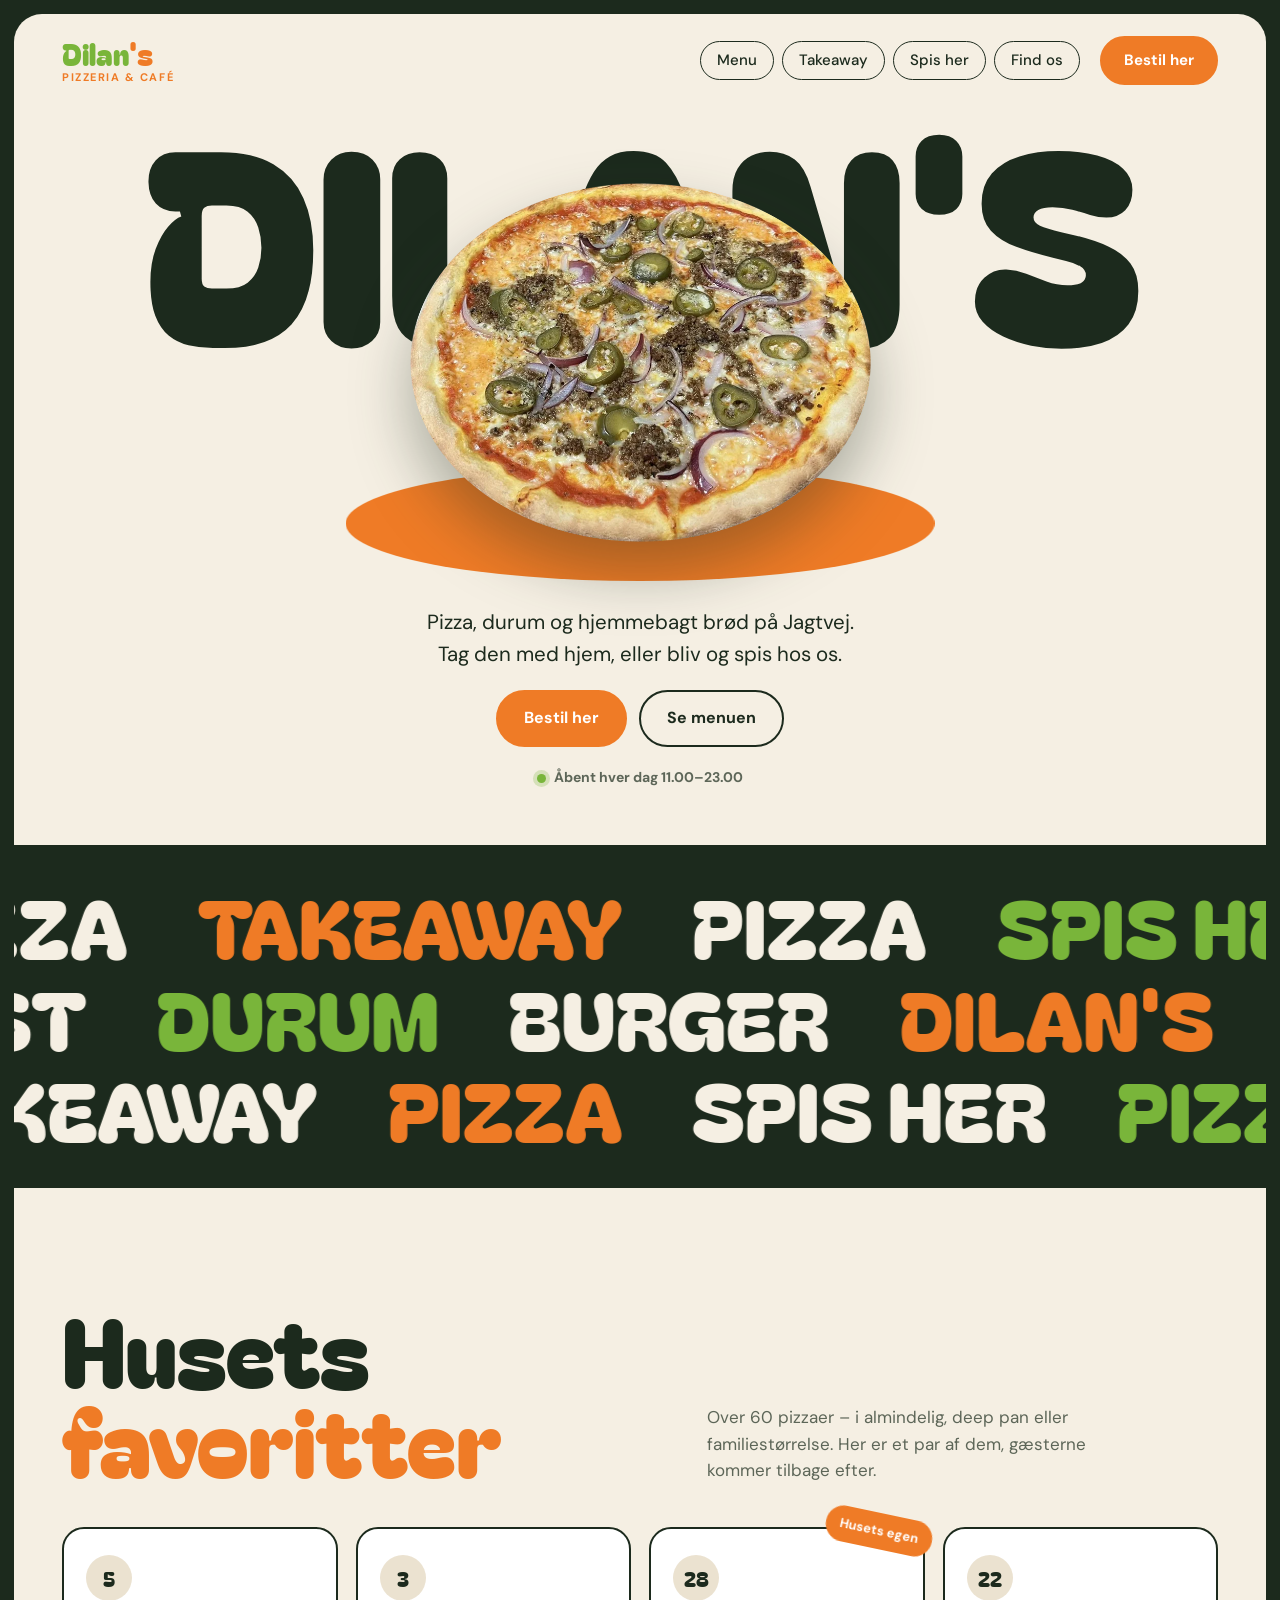
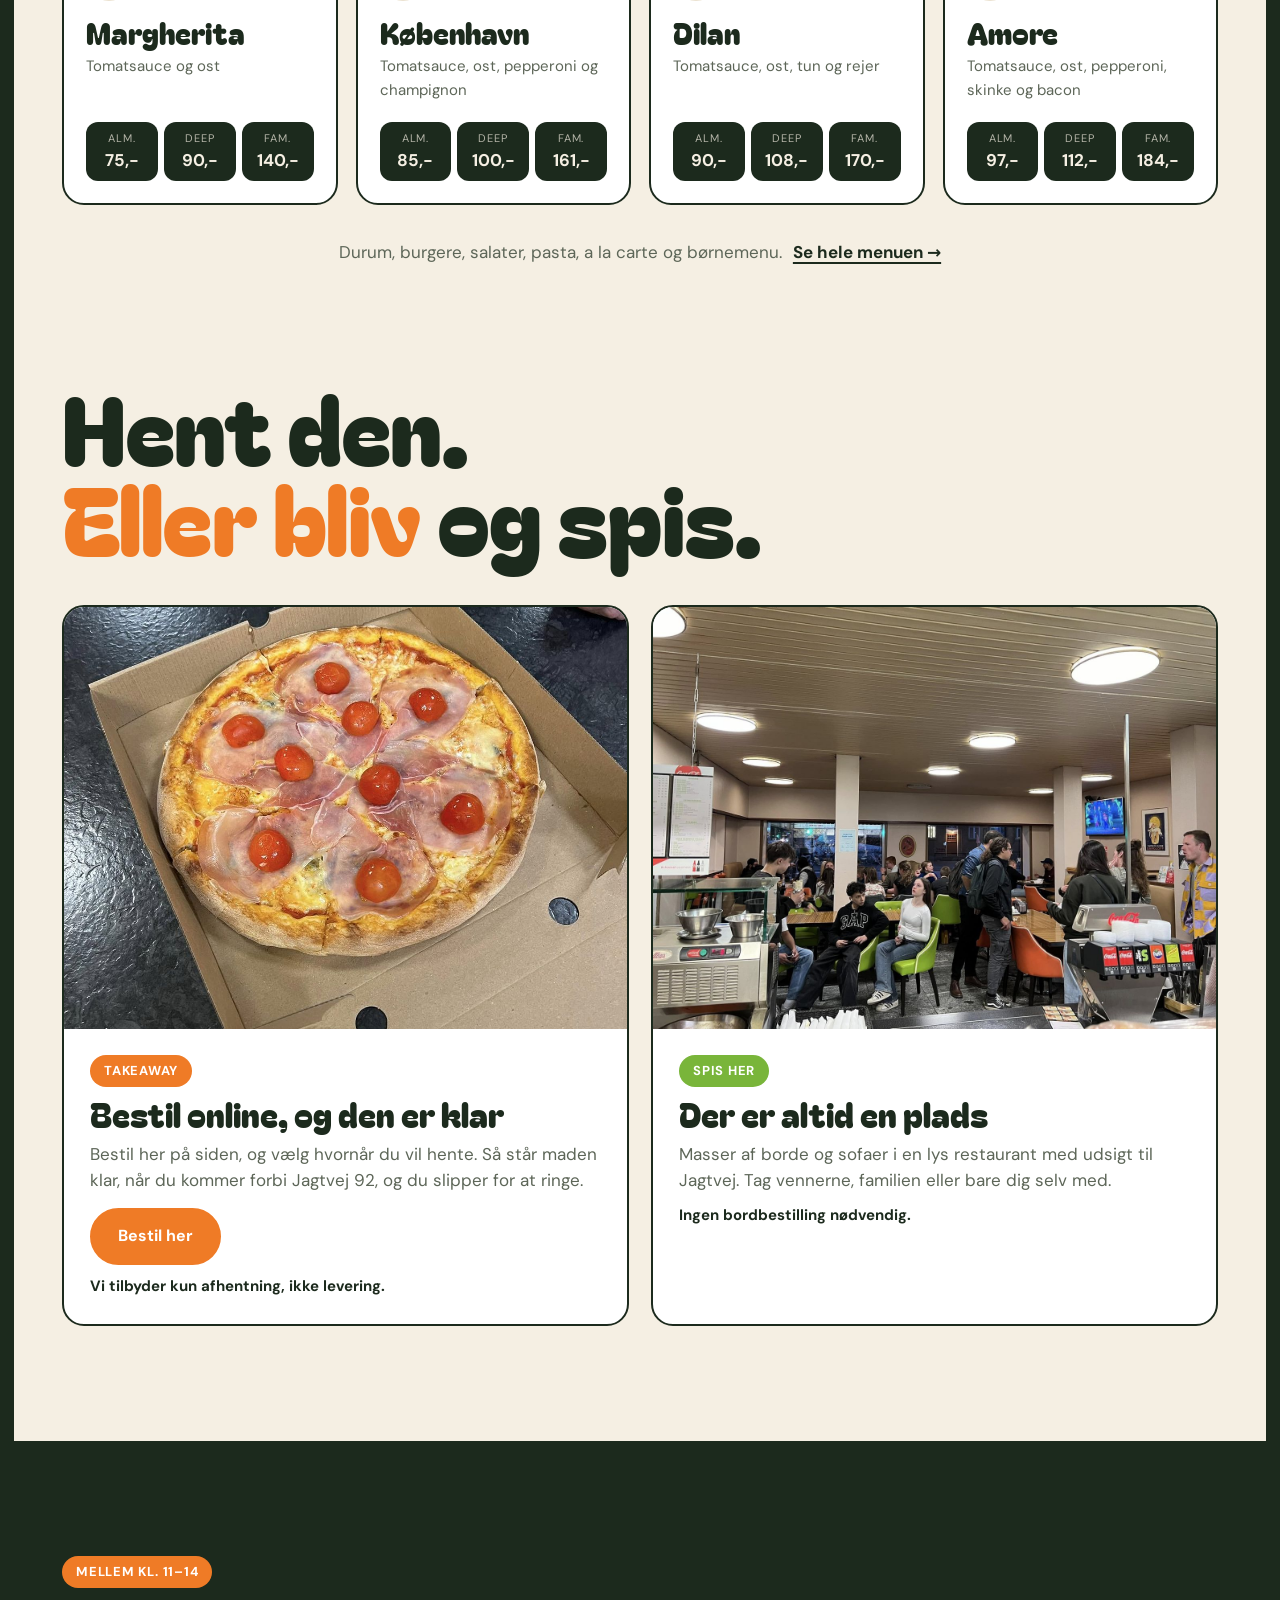
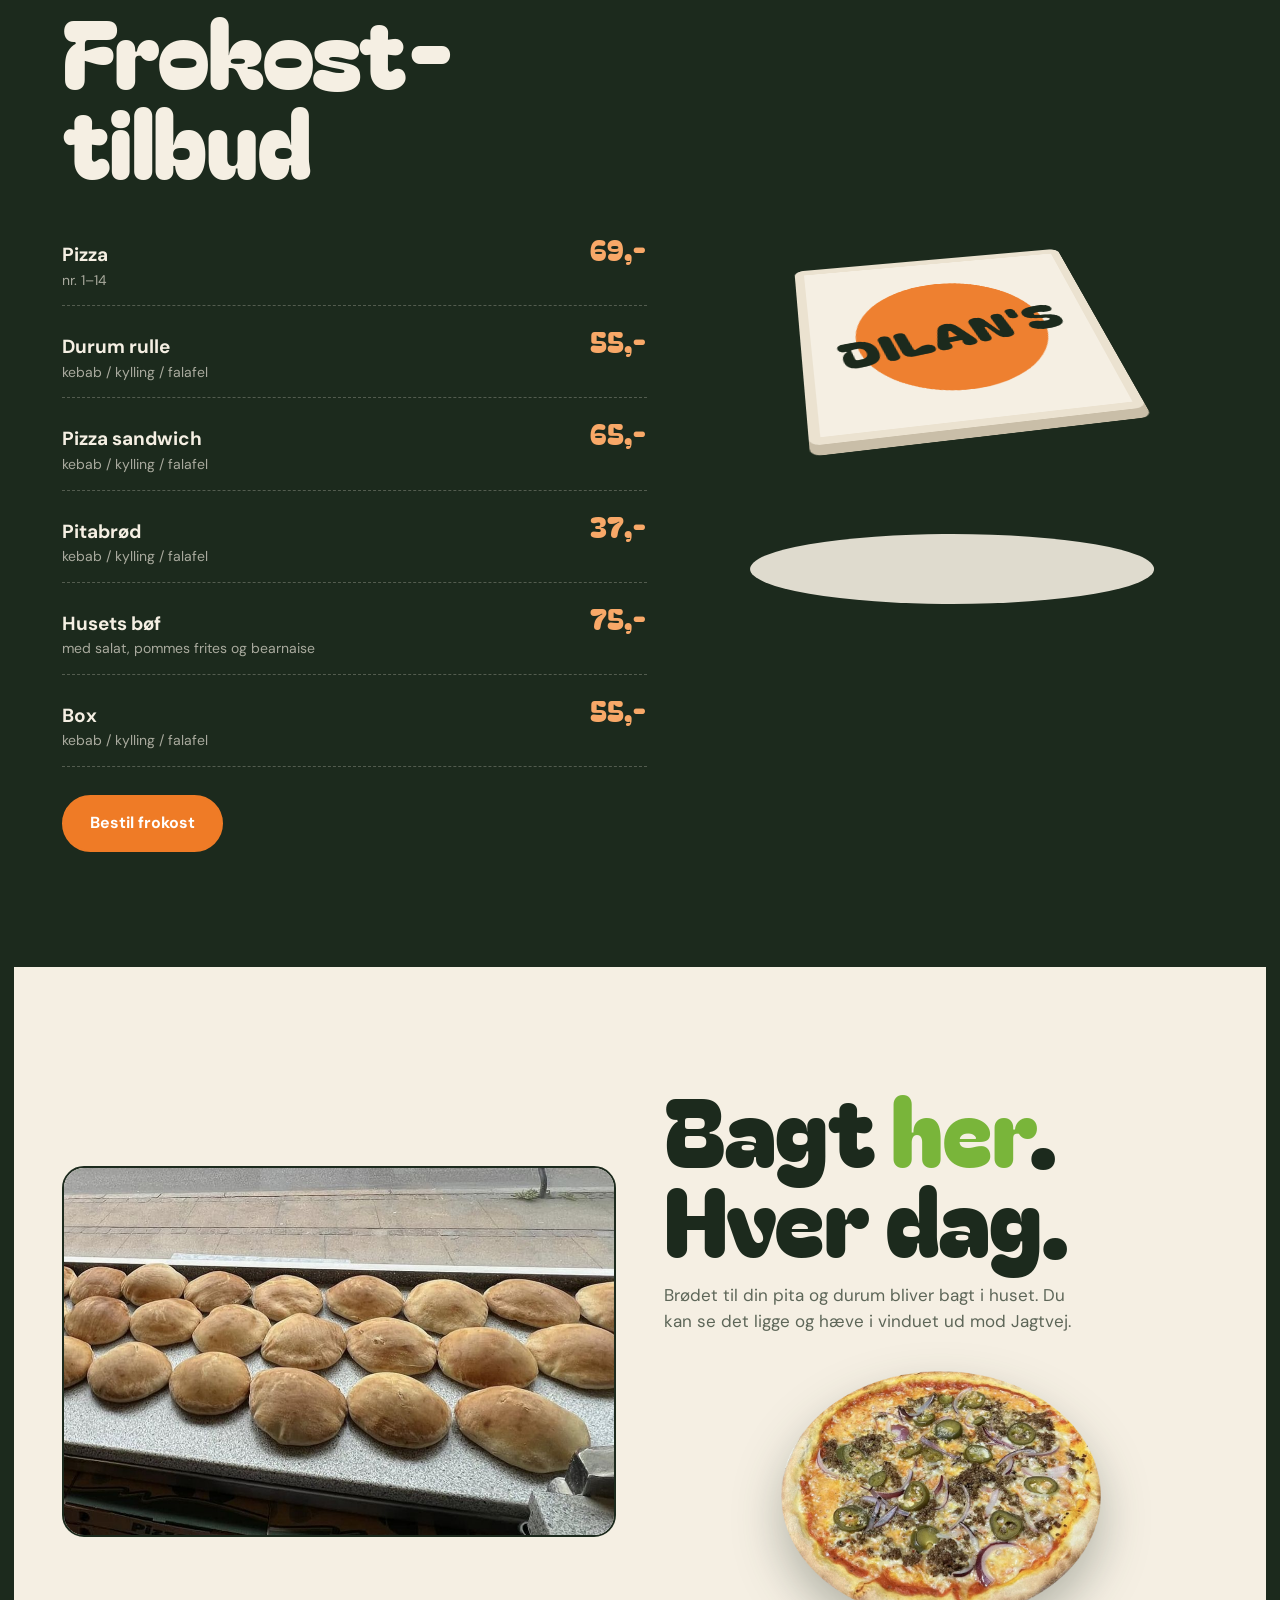
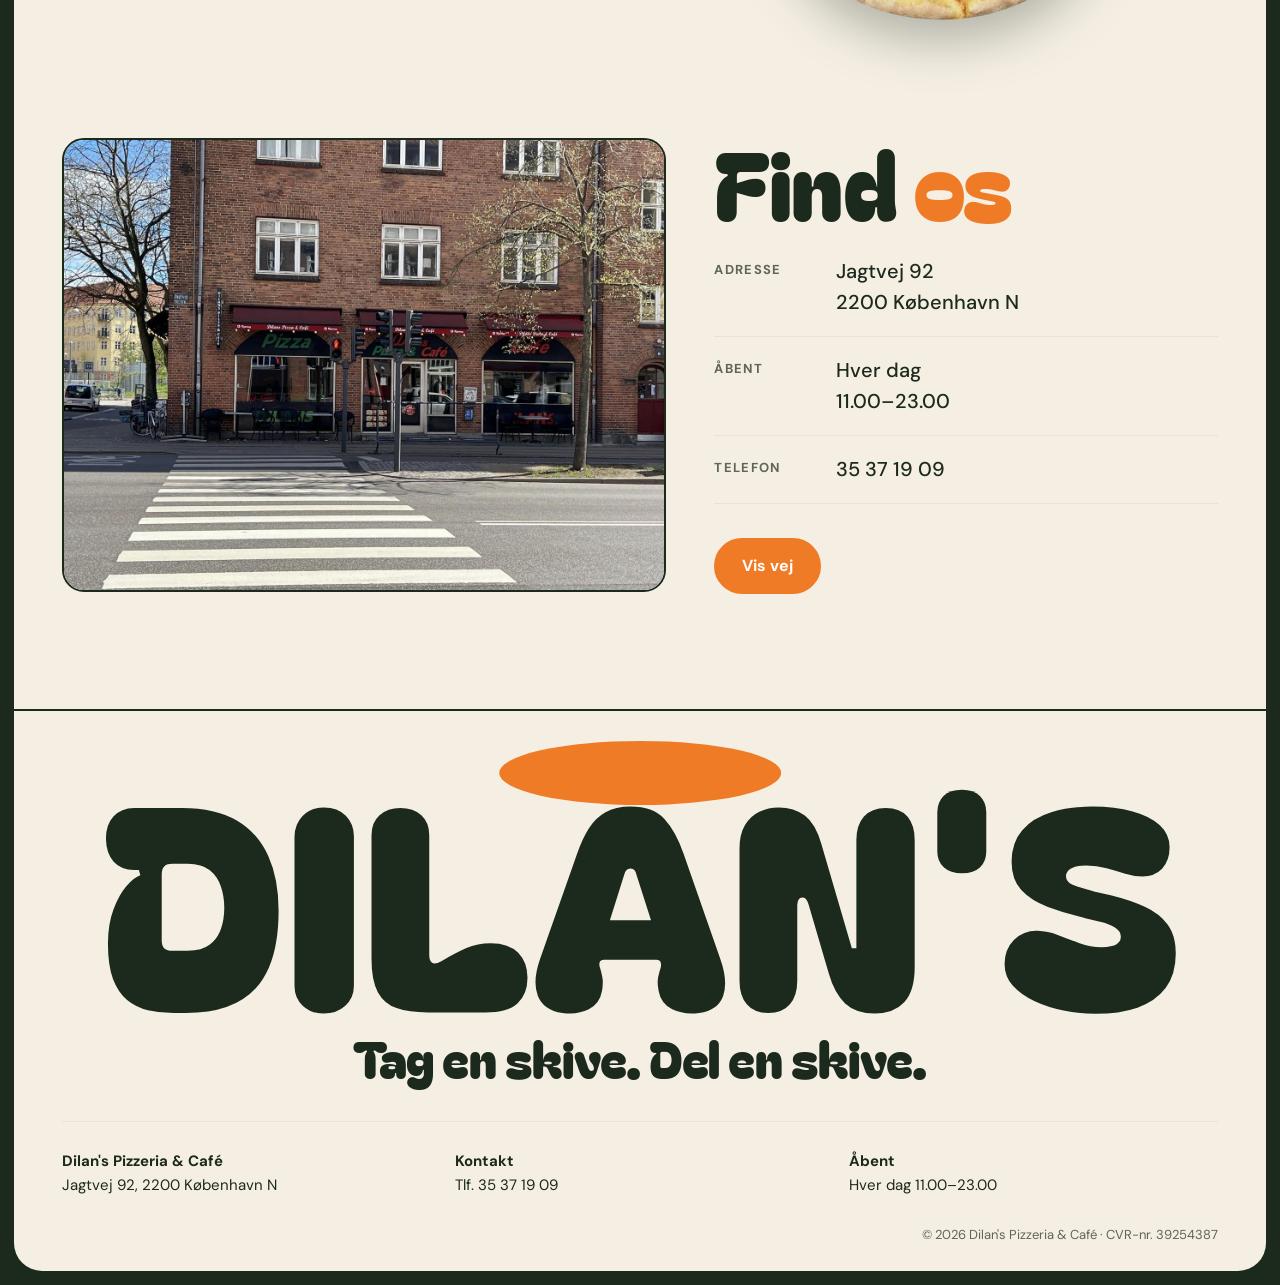
<file: index.html>
<!doctype html>
<html lang="da">
<head>
  <meta charset="utf-8">
  <meta name="viewport" content="width=device-width, initial-scale=1">
  <title>Dilan's Pizzeria &amp; Café – Jagtvej 92, København N</title>
  <meta name="description" content="Dilan's Pizzeria & Café på Jagtvej 92. Pizza, durum, burgere og hjemmebagt brød. Takeaway eller spis hos os. Åbent hver dag 11–23.">
  <link rel="stylesheet" href="styles.css">
</head>
<body>
  <div class="frame">

    <!-- NAVIGATION -->
    <header class="nav">
      <a class="nav__logo" href="#top" aria-label="Dilan's – til toppen">
        <span class="logo-word">Dilan<span class="o">'s</span></span>
        <small>Pizzeria &amp; Café</small>
      </a>
      <nav class="nav__links" aria-label="Hovedmenu">
        <a href="menu.html">Menu</a>
        <a href="#saadan">Takeaway</a>
        <a href="#saadan">Spis her</a>
        <a href="#find-os">Find os</a>
      </nav>
      <a class="btn btn--orange nav__cta" href="menu.html">Bestil her</a>
    </header>

    <main id="top">

      <!-- HERO -->
      <section class="hero">
        <h1 class="hero__title" aria-label="Dilan's">
          <span class="hero__word">DILAN'S</span>
        </h1>
        <div class="hero__stage">
          <div class="hero__blob"></div>
          <img class="hero__pizza" data-spin src="assets/img/pizza-jalapeno.webp" alt="Pizza med oksekød, jalapeños og rødløg">
        </div>
        <div class="hero__bottom">
          <p class="hero__lead reveal">Pizza, durum og hjemmebagt brød på Jagtvej.<br>Tag den med hjem, eller bliv og spis hos os.</p>
          <div class="hero__actions reveal">
            <a class="btn btn--orange" href="menu.html">Bestil her</a>
            <a class="btn btn--ghost" href="menu.html">Se menuen</a>
          </div>
          <p class="hero__hours reveal"><span class="dot"></span> Åbent hver dag 11.00–23.00</p>
        </div>
      </section>

      <!-- MARQUEE -->
      <section class="marquee" aria-hidden="true">
        <div class="marquee__row" data-dir="-1">
          <span>PIZZA</span><span class="o">TAKEAWAY</span><span>PIZZA</span><span class="g">SPIS HER</span><span>PIZZA</span><span class="o">TAKEAWAY</span><span>PIZZA</span><span class="g">SPIS HER</span>
        </div>
        <div class="marquee__row" data-dir="1">
          <span class="g">DURUM</span><span>BURGER</span><span class="o">DILAN'S</span><span>FROKOST</span><span class="g">DURUM</span><span>BURGER</span><span class="o">DILAN'S</span><span>FROKOST</span>
        </div>
        <div class="marquee__row" data-dir="-1">
          <span>TAKEAWAY</span><span class="o">PIZZA</span><span>SPIS HER</span><span class="g">PIZZA</span><span>TAKEAWAY</span><span class="o">PIZZA</span><span>SPIS HER</span><span class="g">PIZZA</span>
        </div>
      </section>

      <!-- MENU HIGHLIGHTS -->
      <section class="section menu" id="menu">
        <div class="section__head">
          <h2 class="display reveal">Husets <span class="o">favoritter</span></h2>
          <p class="reveal">Over 60 pizzaer – i almindelig, deep pan eller familie­størrelse. Her er et par af dem, gæsterne kommer tilbage efter.</p>
        </div>
        <div class="cards">
          <article class="card reveal">
            <span class="card__nr">5</span>
            <h3>Margherita</h3>
            <p>Tomatsauce og ost</p>
            <dl class="card__prices">
              <div><dt>Alm.</dt><dd>75,-</dd></div>
              <div><dt>Deep</dt><dd>90,-</dd></div>
              <div><dt>Fam.</dt><dd>140,-</dd></div>
            </dl>
          </article>
          <article class="card reveal">
            <span class="card__nr">3</span>
            <h3>København</h3>
            <p>Tomatsauce, ost, pepperoni og champignon</p>
            <dl class="card__prices">
              <div><dt>Alm.</dt><dd>85,-</dd></div>
              <div><dt>Deep</dt><dd>100,-</dd></div>
              <div><dt>Fam.</dt><dd>161,-</dd></div>
            </dl>
          </article>
          <article class="card reveal">
            <span class="card__nr">28</span>
            <h3>Dilan</h3>
            <p>Tomatsauce, ost, tun og rejer</p>
            <dl class="card__prices">
              <div><dt>Alm.</dt><dd>90,-</dd></div>
              <div><dt>Deep</dt><dd>108,-</dd></div>
              <div><dt>Fam.</dt><dd>170,-</dd></div>
            </dl>
            <span class="card__tag">Husets egen</span>
          </article>
          <article class="card reveal">
            <span class="card__nr">22</span>
            <h3>Amore</h3>
            <p>Tomatsauce, ost, pepperoni, skinke og bacon</p>
            <dl class="card__prices">
              <div><dt>Alm.</dt><dd>97,-</dd></div>
              <div><dt>Deep</dt><dd>112,-</dd></div>
              <div><dt>Fam.</dt><dd>184,-</dd></div>
            </dl>
          </article>
        </div>
        <p class="menu__more reveal">
          Durum, burgere, salater, pasta, a la carte og børnemenu.
          <a href="menu.html">Se hele menuen →</a>
        </p>
      </section>

      <!-- TAKEAWAY / SPIS HER -->
      <section class="section ways" id="saadan">
        <h2 class="display reveal">Hent den.<br><span class="o">Eller bliv</span> og spis.</h2>
        <div class="ways__grid">
          <article class="way reveal">
            <div class="way__img"><img src="assets/img/pizza-boks.jpg" alt="Pizza med parmaskinke og cherrytomater i en takeaway-æske" loading="lazy"></div>
            <div class="way__body">
              <span class="pill pill--orange">Takeaway</span>
              <h3>Bestil online, og den er klar</h3>
              <p>Bestil her på siden, og vælg hvornår du vil hente. Så står maden klar, når du kommer forbi Jagtvej 92, og du slipper for at ringe.</p>
              <a class="btn btn--orange way__cta" href="menu.html">Bestil her</a>
              <p class="note">Vi tilbyder kun afhentning, ikke levering.</p>
            </div>
          </article>
          <article class="way reveal">
            <div class="way__img"><img src="assets/img/restaurant-fuld.jpg" alt="Gæster spiser i restauranten" loading="lazy"></div>
            <div class="way__body">
              <span class="pill pill--green">Spis her</span>
              <h3>Der er altid en plads</h3>
              <p>Masser af borde og sofaer i en lys restaurant med udsigt til Jagtvej. Tag vennerne, familien eller bare dig selv med.</p>
              <p class="note">Ingen bordbestilling nødvendig.</p>
            </div>
          </article>
        </div>
      </section>

      <!-- FROKOST -->
      <section class="lunch">
        <div class="lunch__inner">
          <div class="lunch__text">
            <span class="pill pill--orange">Mellem kl. 11–14</span>
            <h2 class="display reveal">Frokost&shy;tilbud</h2>
            <ul class="lunch__list">
              <li class="reveal"><span>Pizza <small>nr. 1–14</small></span><b>69,-</b></li>
              <li class="reveal"><span>Durum rulle <small>kebab / kylling / falafel</small></span><b>55,-</b></li>
              <li class="reveal"><span>Pizza sandwich <small>kebab / kylling / falafel</small></span><b>65,-</b></li>
              <li class="reveal"><span>Pitabrød <small>kebab / kylling / falafel</small></span><b>37,-</b></li>
              <li class="reveal"><span>Husets bøf <small>med salat, pommes frites og bearnaise</small></span><b>75,-</b></li>
              <li class="reveal"><span>Box <small>kebab / kylling / falafel</small></span><b>55,-</b></li>
            </ul>
            <a class="btn btn--orange lunch__cta" href="menu.html#frokost">Bestil frokost</a>
          </div>
          <div class="lunch__visual">
            <div class="box" data-float>
              <div class="box__lid"><span>DILAN'S</span></div>
            </div>
            <div class="lunch__shadow"></div>
          </div>
        </div>
      </section>

      <!-- BAGT HER -->
      <section class="section baked">
        <div class="baked__grid">
          <div class="baked__img reveal"><img data-parallax="0.08" src="assets/img/broed.jpg" alt="Hjemmebagte brød i vinduet" loading="lazy"></div>
          <div class="baked__side">
            <h2 class="display reveal">Bagt <span class="g">her</span>.<br>Hver dag.</h2>
            <p class="reveal">Brødet til din pita og durum bliver bagt i huset. Du kan se det ligge og hæve i vinduet ud mod Jagtvej.</p>
            <img class="baked__pizza" data-spin src="assets/img/pizza-jalapeno.webp" alt="Pizza med oksekød og jalapeños" loading="lazy">
          </div>
        </div>
      </section>

      <!-- FIND OS -->
      <section class="section find" id="find-os">
        <div class="find__img reveal"><img src="assets/img/facade.jpg" alt="Dilan's facade på hjørnet af Jagtvej" loading="lazy"></div>
        <div class="find__info">
          <h2 class="display reveal">Find <span class="o">os</span></h2>
          <dl class="find__list">
            <div class="reveal"><dt>Adresse</dt><dd><a href="https://maps.google.com/?q=Jagtvej+92,+2200+K%C3%B8benhavn+N" target="_blank" rel="noopener">Jagtvej 92<br>2200 København N</a></dd></div>
            <div class="reveal"><dt>Åbent</dt><dd>Hver dag<br>11.00–23.00</dd></div>
            <div class="reveal"><dt>Telefon</dt><dd><a href="tel:+4535371909">35 37 19 09</a></dd></div>
          </dl>
          <a class="btn btn--orange reveal" href="https://maps.google.com/?q=Jagtvej+92,+2200+K%C3%B8benhavn+N" target="_blank" rel="noopener">Vis vej</a>
        </div>
      </section>
    </main>

    <!-- FOOTER -->
    <footer class="footer">
      <div class="footer__big">
        <div class="footer__blob"></div>
        <span class="footer__word">DILAN'S</span>
      </div>
      <p class="footer__slogan display">Tag en skive. Del en skive.</p>
      <div class="footer__cols">
        <p><b>Dilan's Pizzeria &amp; Café</b><br>Jagtvej 92, 2200 København N</p>
        <p><b>Kontakt</b><br>Tlf. 35 37 19 09</p>
        <p><b>Åbent</b><br>Hver dag 11.00–23.00</p>
      </div>
      <p class="footer__copy">© <span id="year">2026</span> Dilan's Pizzeria &amp; Café · CVR-nr. 39254387</p>
    </footer>
  </div>

  <a class="call-fab" href="menu.html">Bestil her</a>

  <script src="script.js"></script>
</body>
</html>
</file>
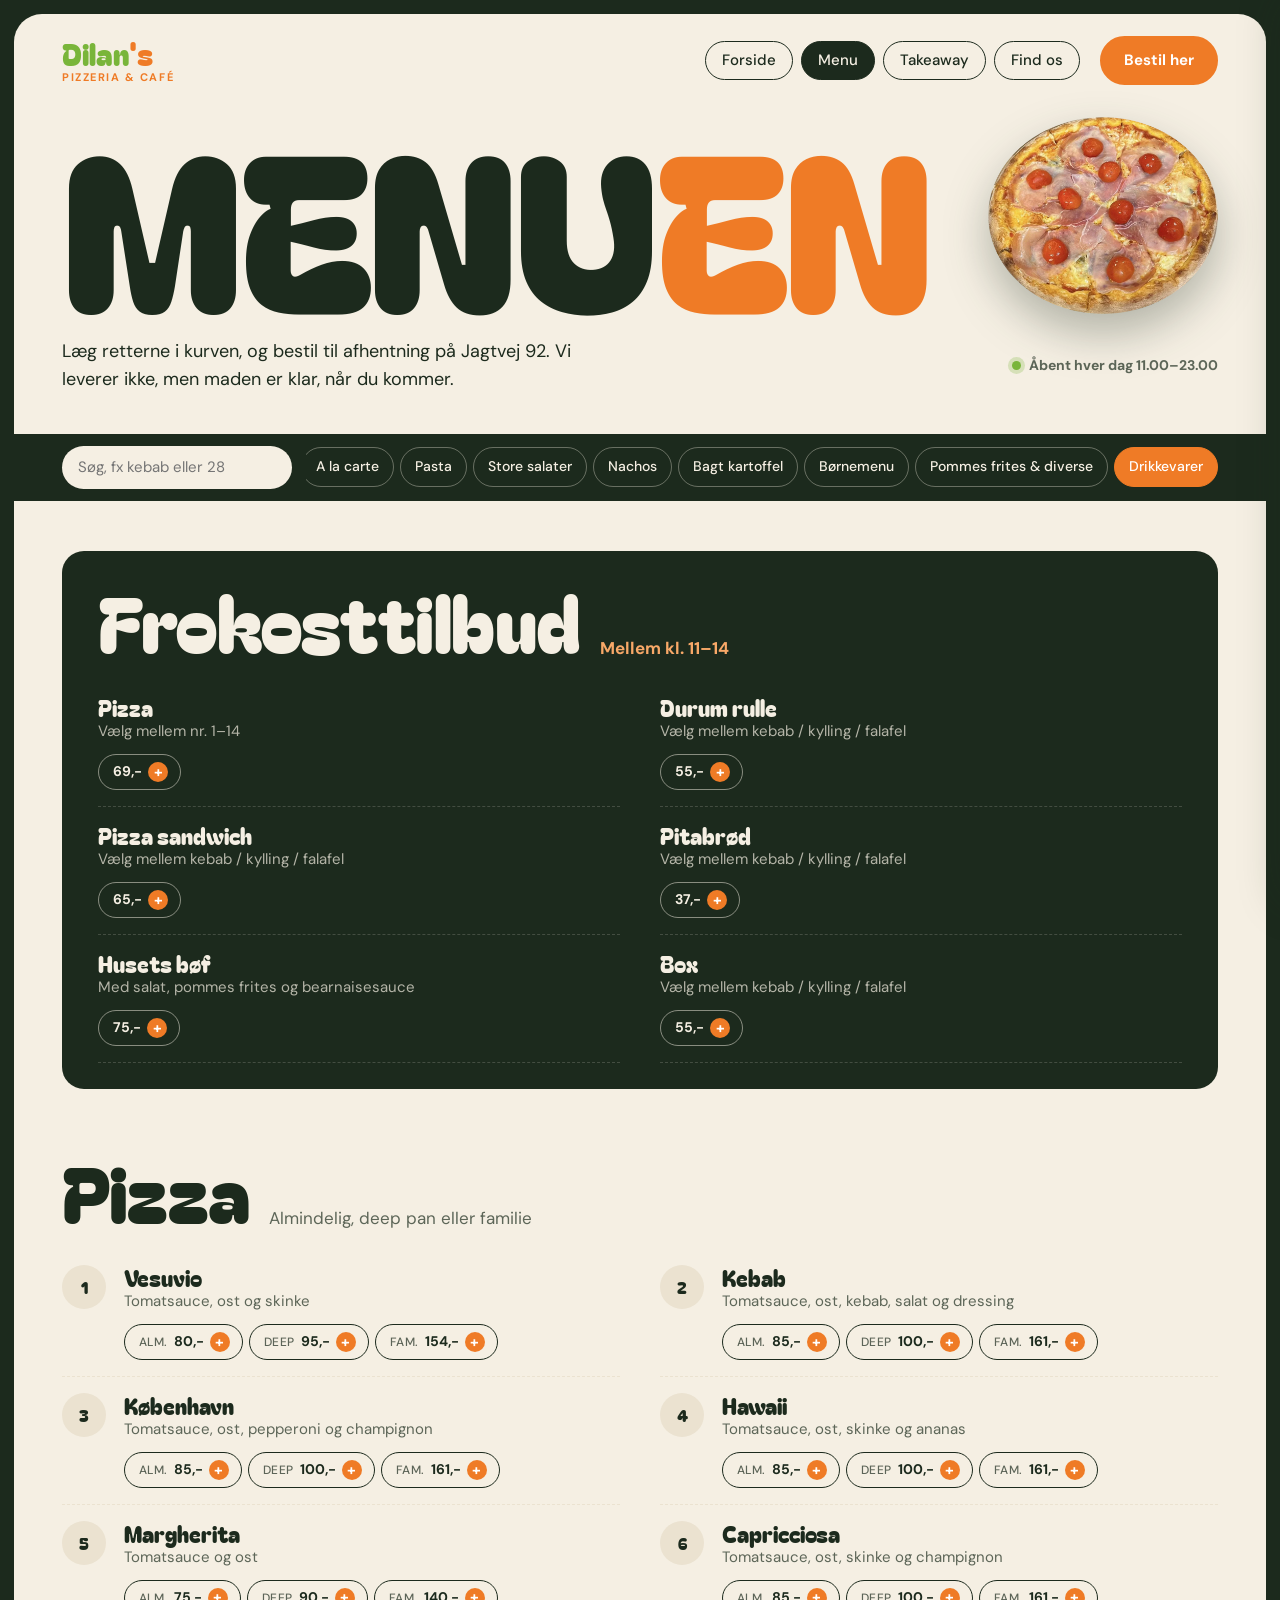
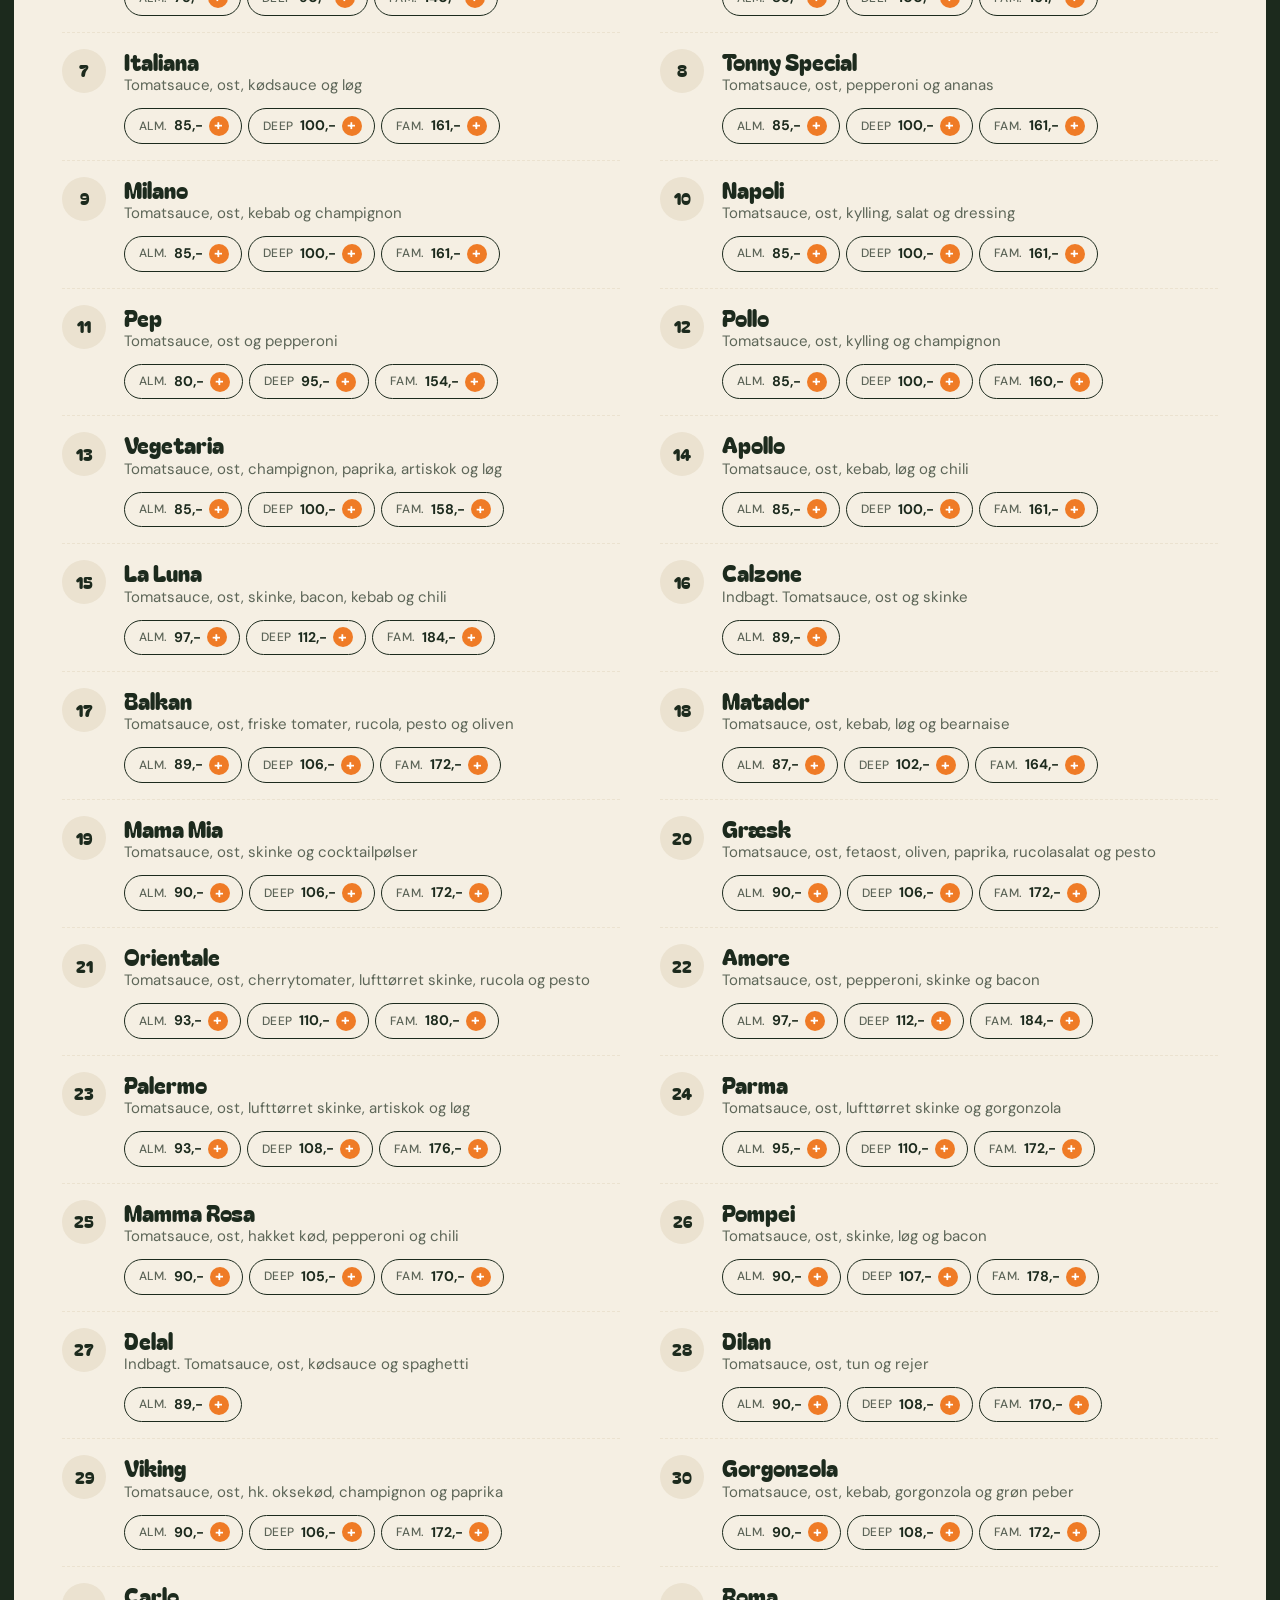
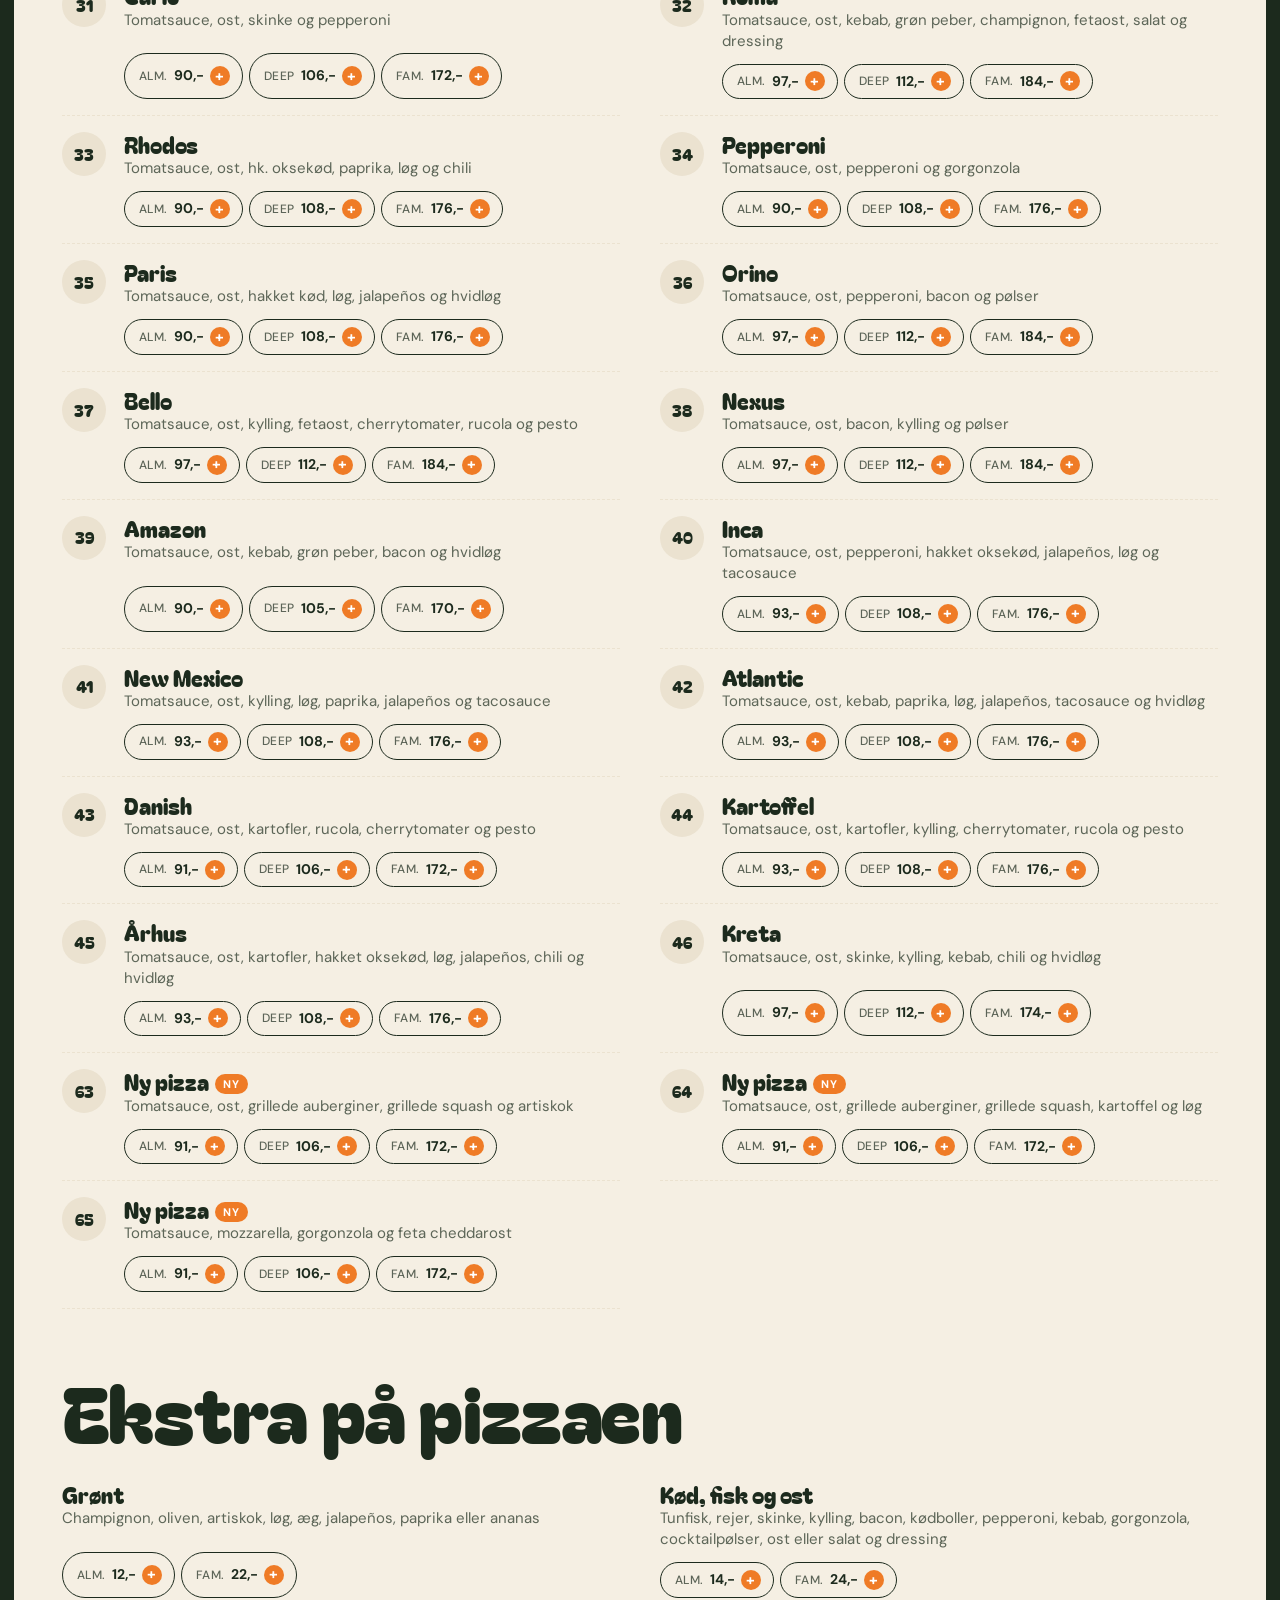
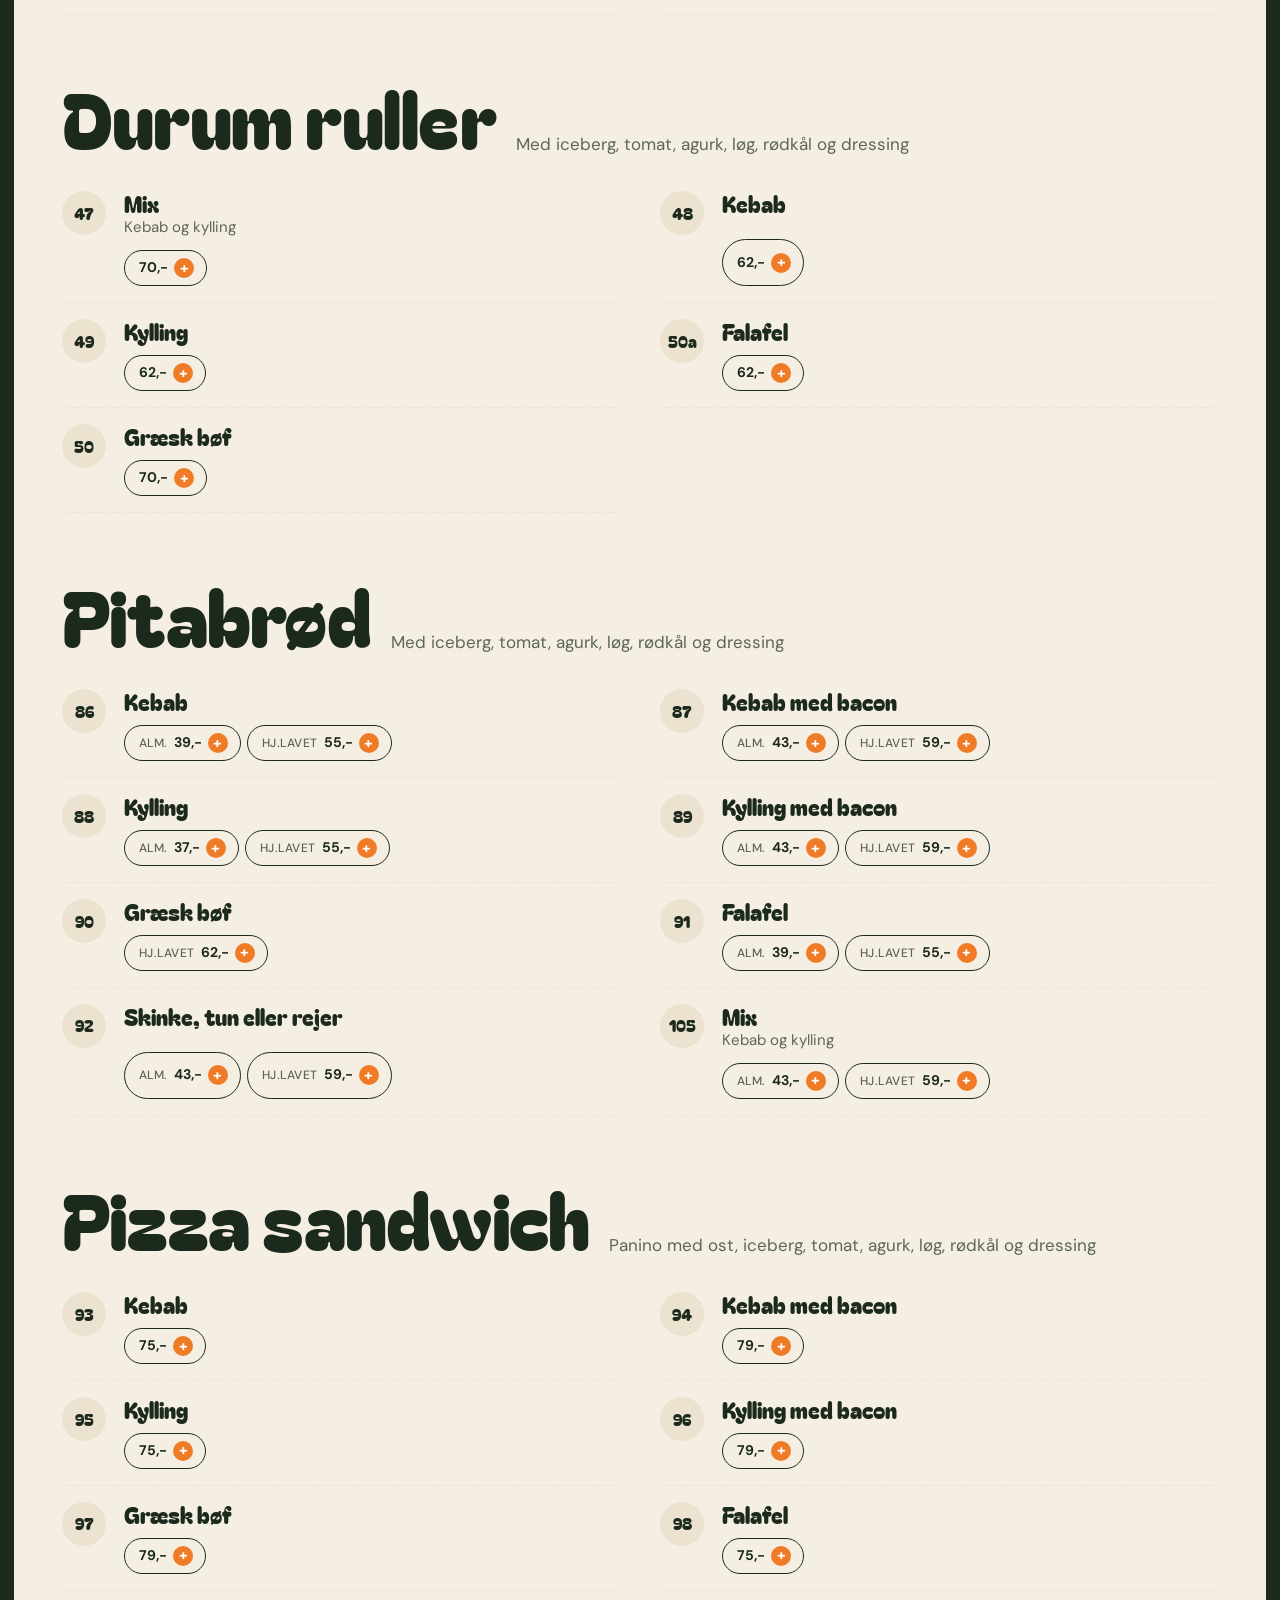
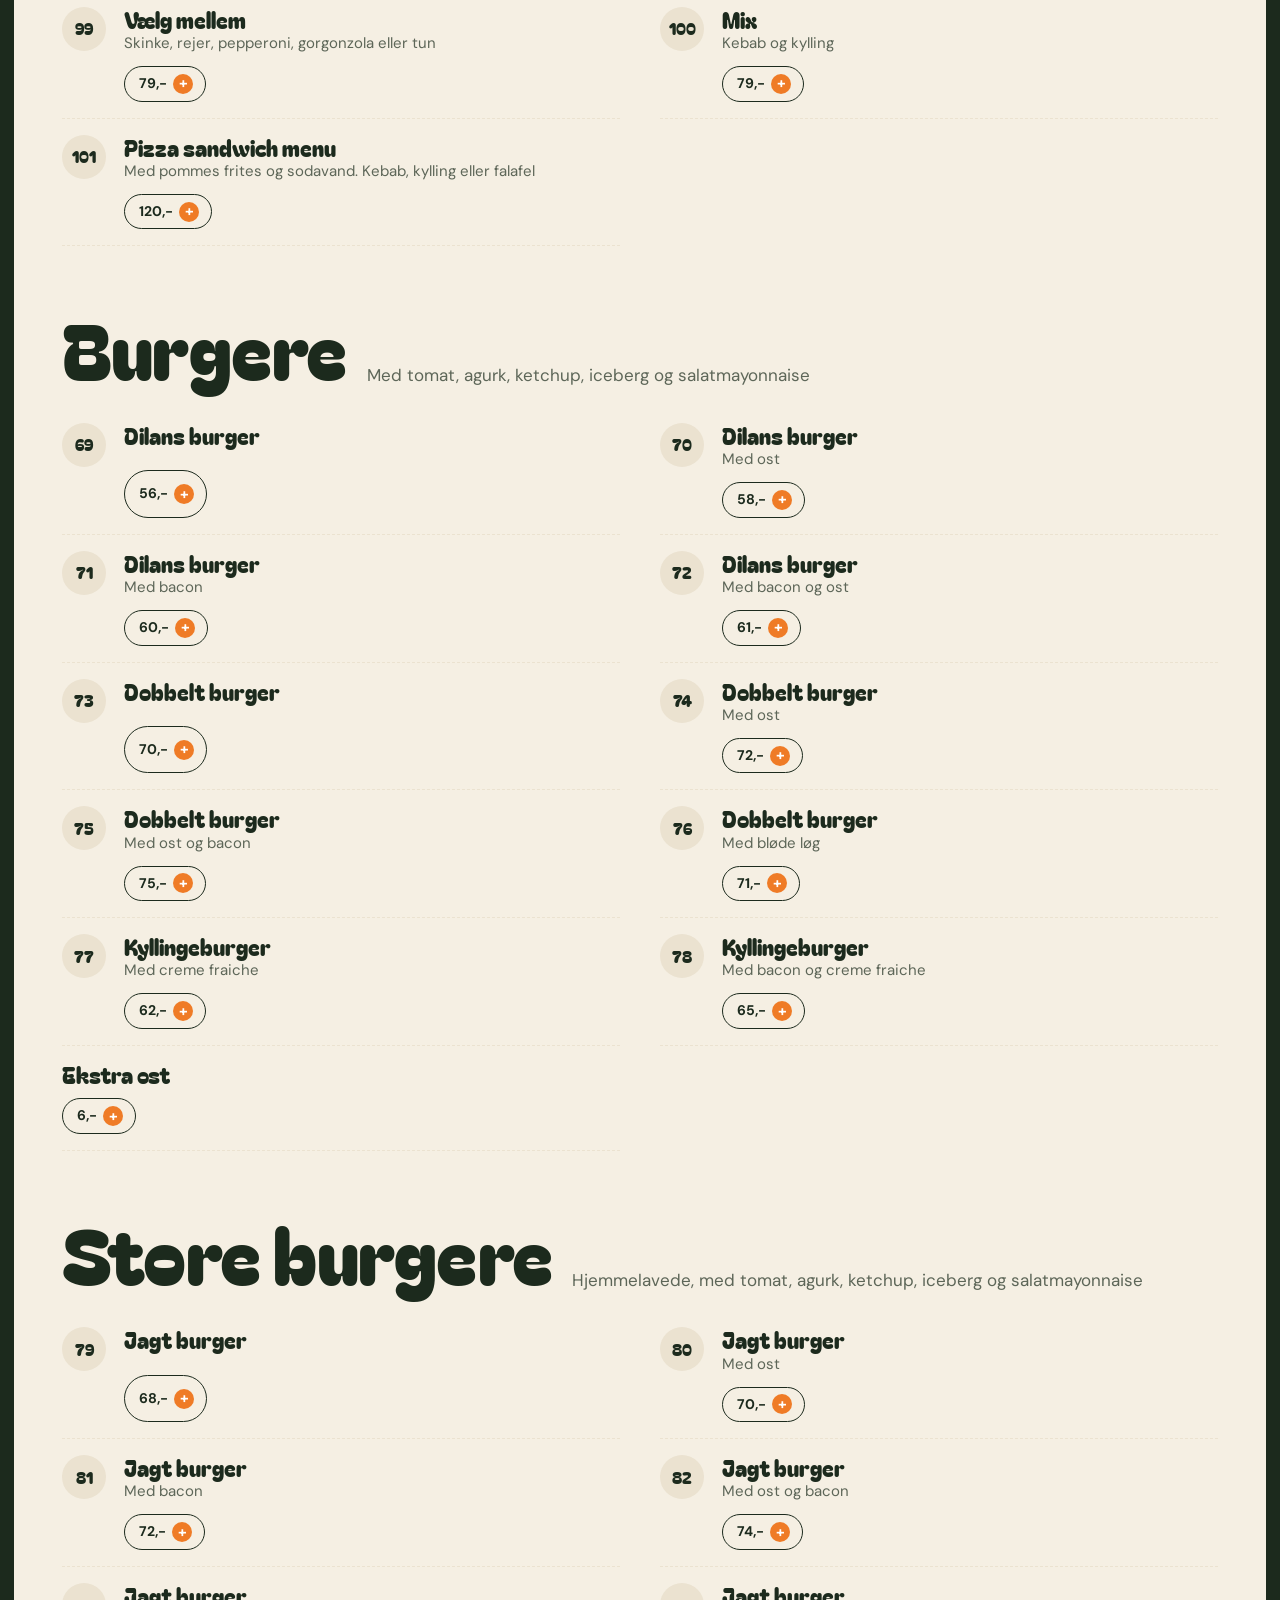
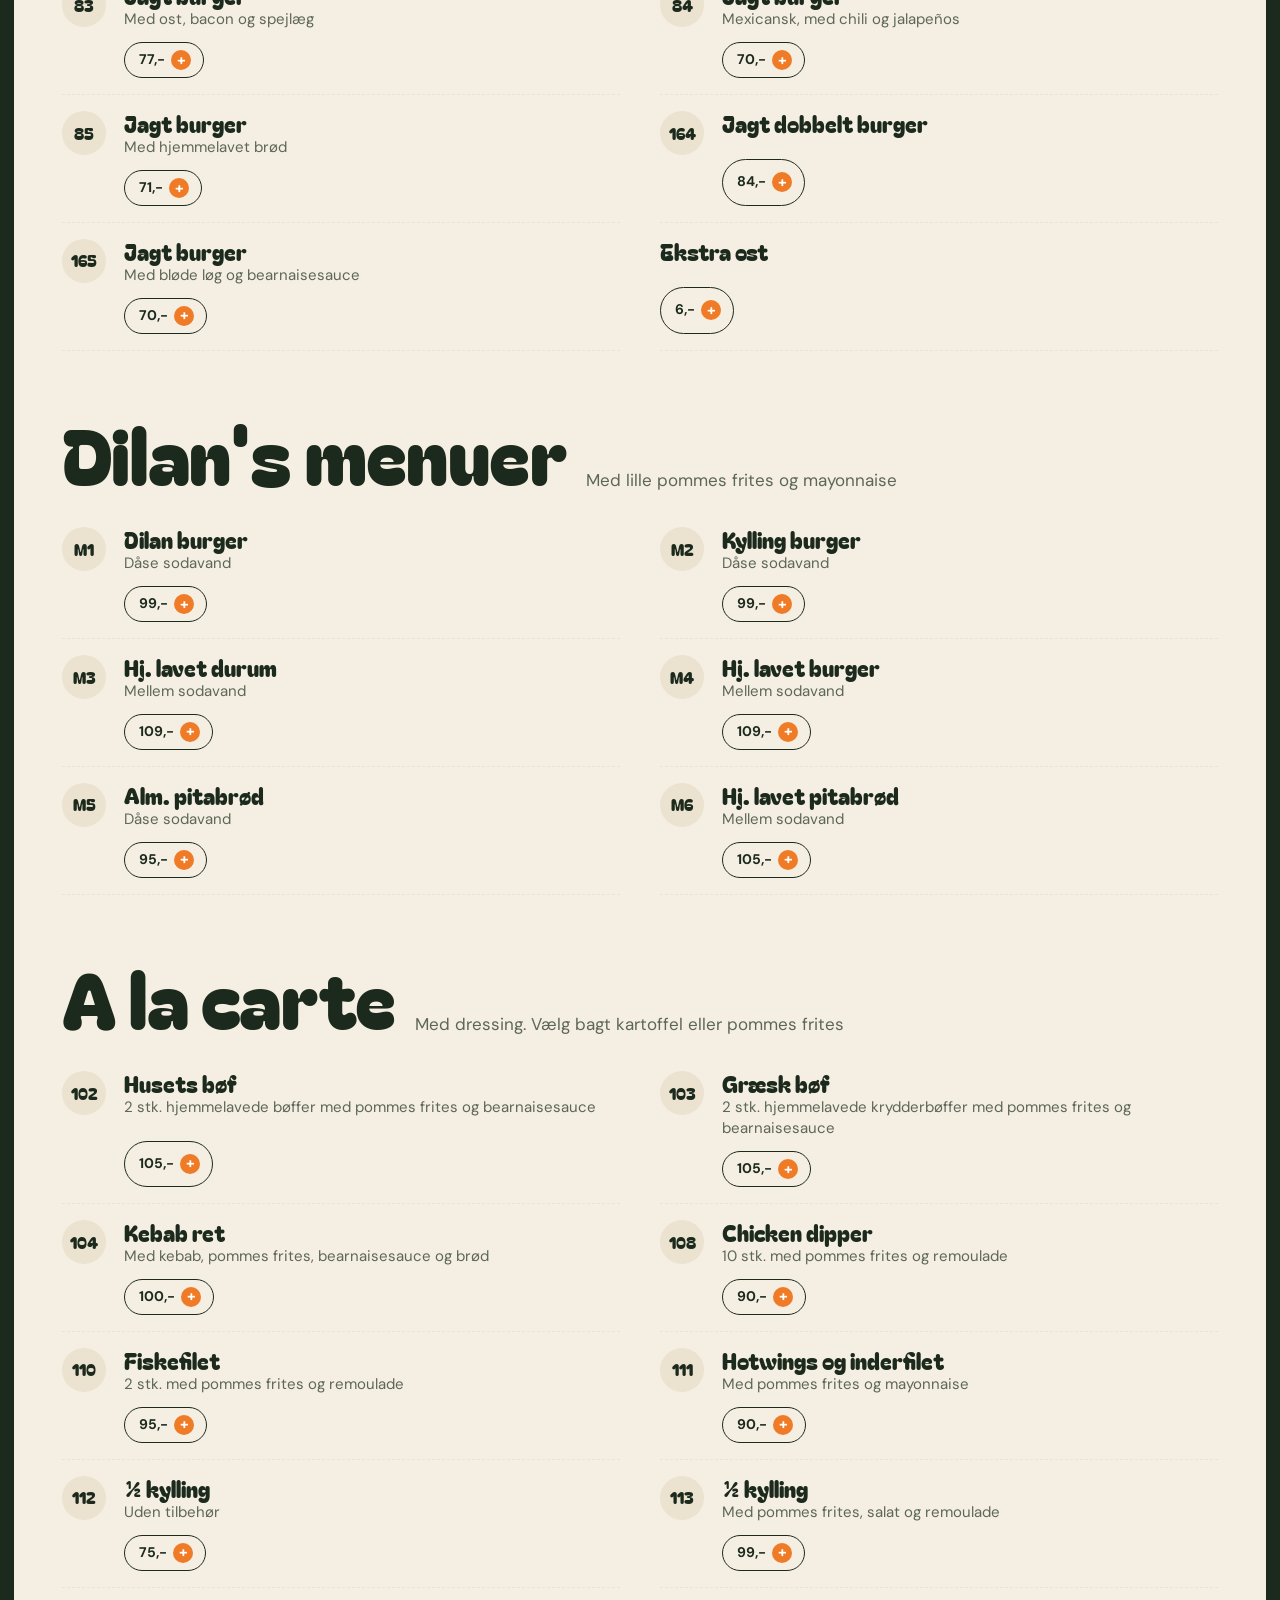
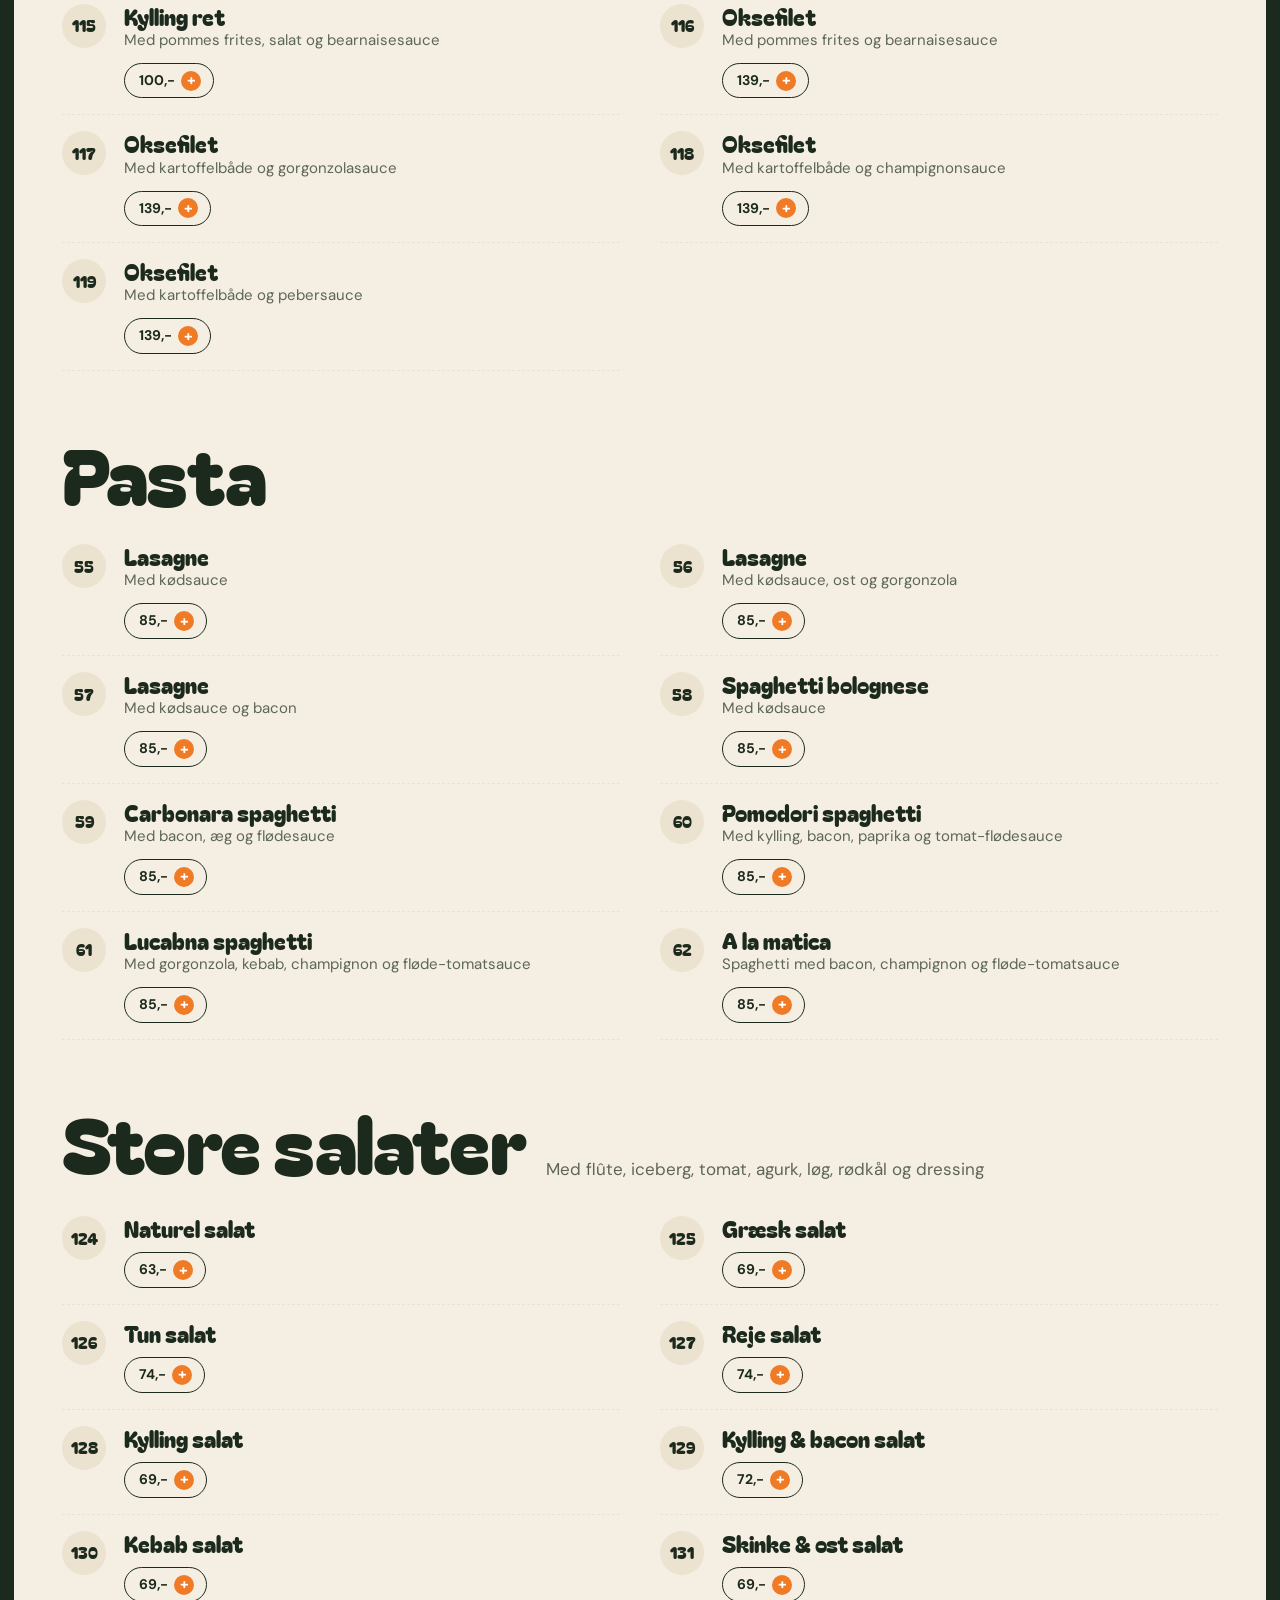
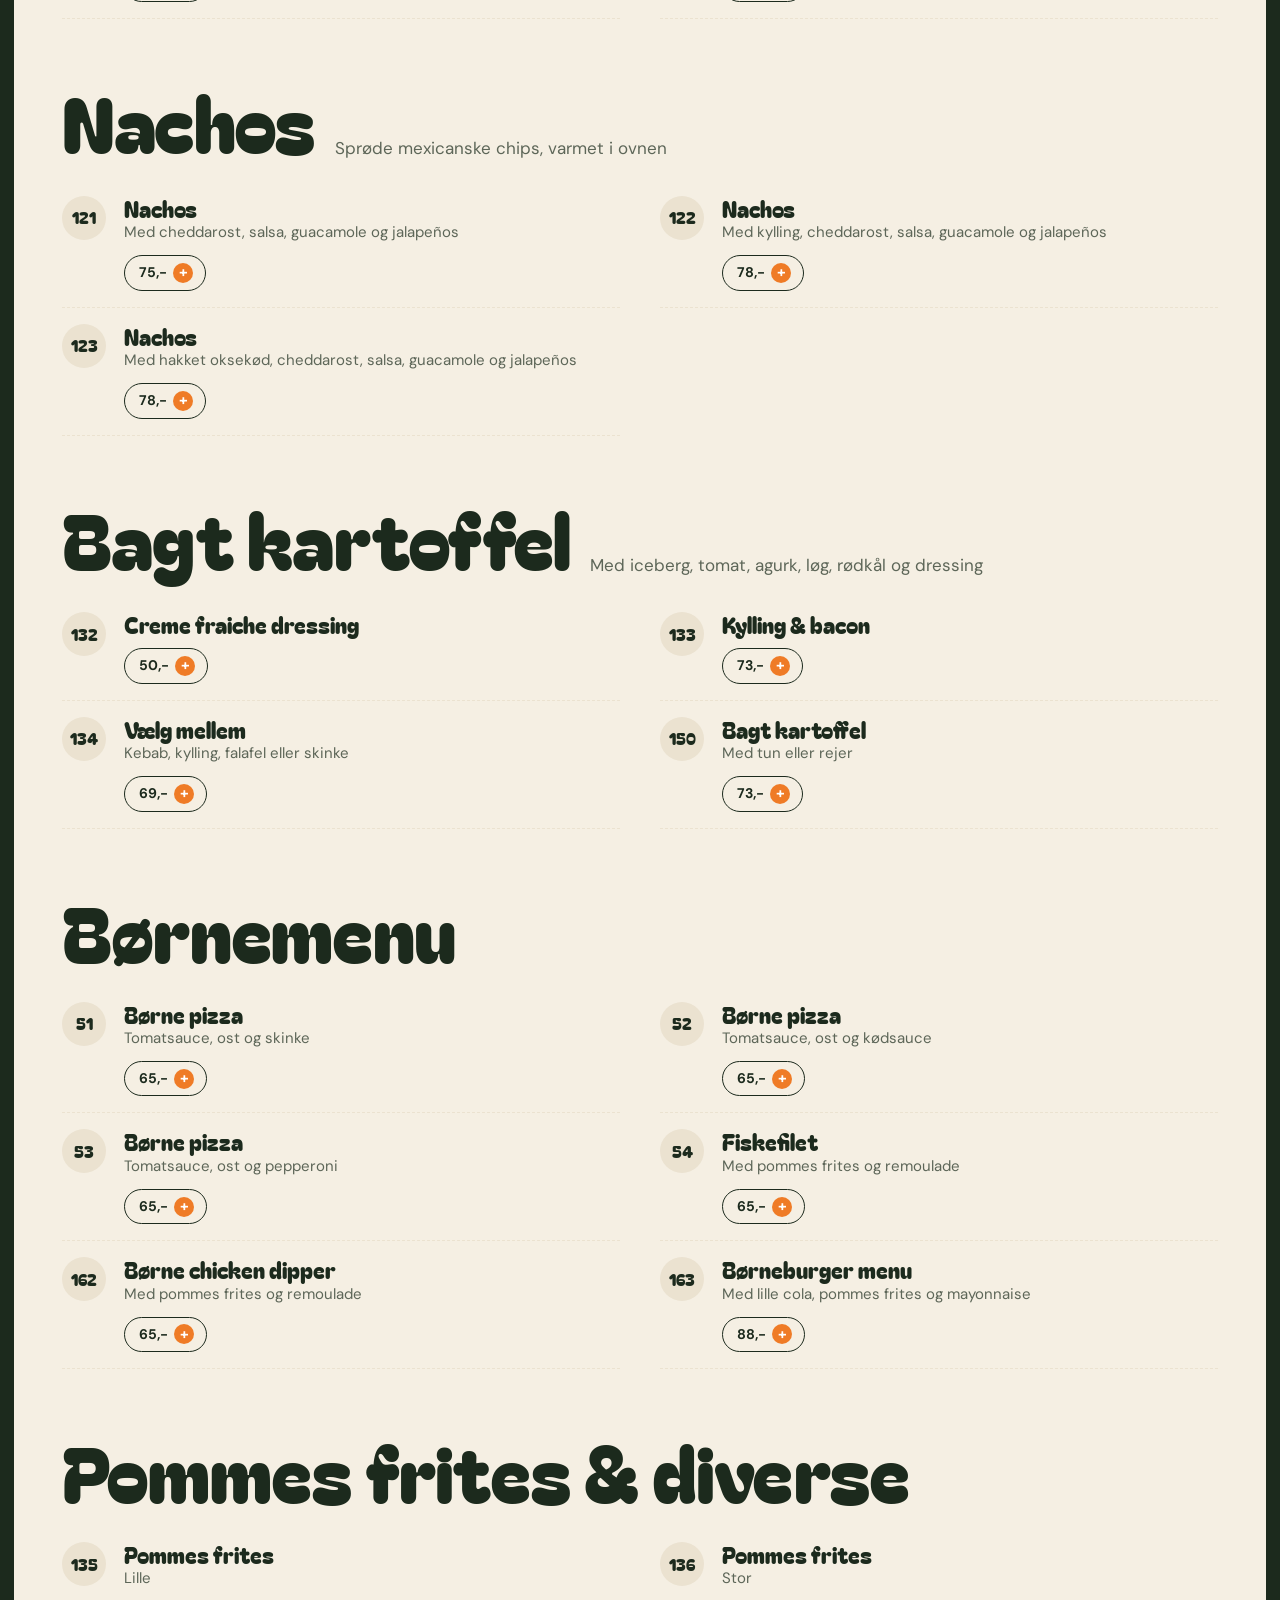
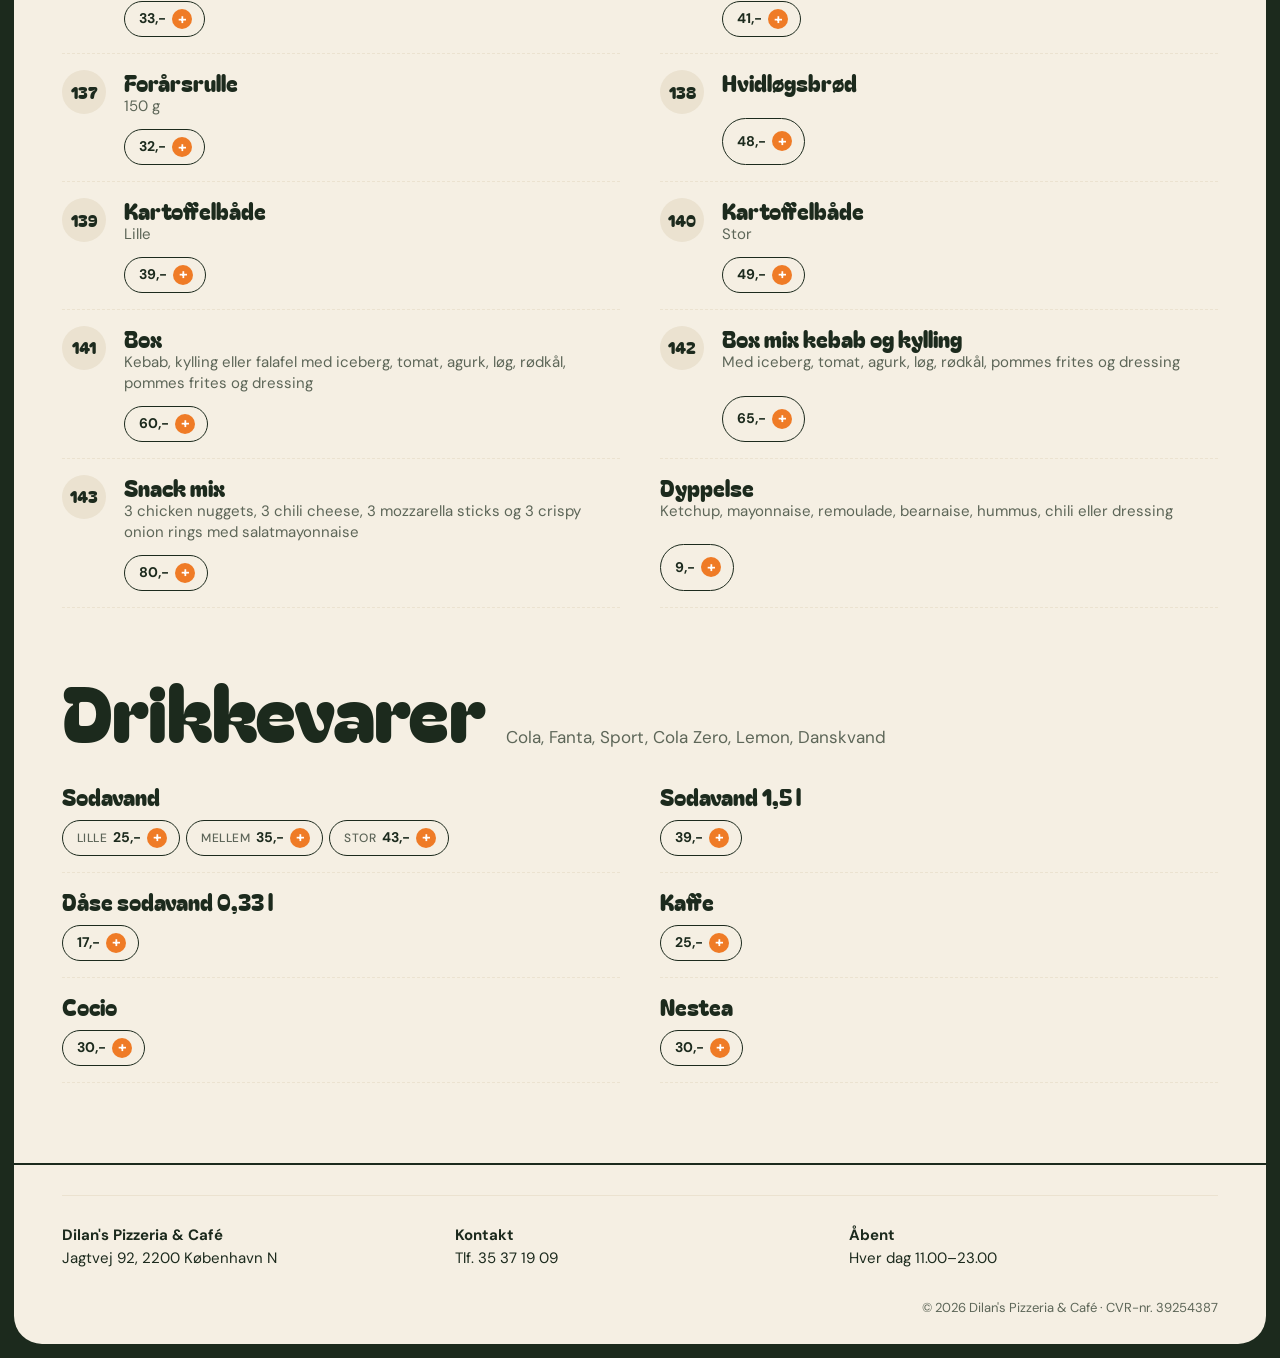
<file: menu.html>
<!doctype html>
<html lang="da">
<head>
  <meta charset="utf-8">
  <meta name="viewport" content="width=device-width, initial-scale=1">
  <title>Menu – Dilan's Pizzeria &amp; Café</title>
  <meta name="description" content="Hele menuen hos Dilan's Pizzeria & Café på Jagtvej 92. Pizza, durum, burgere, pasta og meget mere. Bestil til afhentning.">
  <link rel="stylesheet" href="styles.css">
  <link rel="stylesheet" href="menu.css">
</head>
<body class="menu-page">
  <div class="frame">

    <header class="nav">
      <a class="nav__logo" href="index.html" aria-label="Dilan's – til forsiden">
        <span class="logo-word">Dilan<span class="o">'s</span></span>
        <small>Pizzeria &amp; Café</small>
      </a>
      <nav class="nav__links" aria-label="Hovedmenu">
        <a href="index.html">Forside</a>
        <a href="menu.html" aria-current="page">Menu</a>
        <a href="index.html#saadan">Takeaway</a>
        <a href="index.html#find-os">Find os</a>
      </nav>
      <a class="btn btn--orange nav__cta" href="#menu-list">Bestil her</a>
    </header>

    <main>
      <section class="mhero">
        <h1 class="mhero__title">MENU<span class="o">EN</span></h1>
        <img class="mhero__pizza" data-spin src="assets/img/pizza-parma.webp" alt="">
        <div class="mhero__info">
          <p>Læg retterne i kurven, og bestil til afhentning på Jagtvej 92. Vi leverer ikke, men maden er klar, når du kommer.</p>
          <p class="hero__hours"><span class="dot"></span> Åbent hver dag 11.00–23.00</p>
        </div>
      </section>

      <div class="catbar" id="catbar">
        <div class="catbar__inner">
          <label class="search">
            <span class="sr-only">Søg i menuen</span>
            <input id="search" type="search" placeholder="Søg, fx kebab eller 28" autocomplete="off">
          </label>
          <nav class="catbar__links" id="catlinks" aria-label="Kategorier"></nav>
        </div>
      </div>

      <div class="menu-list" id="menu-list"></div>
      <p class="menu-empty" id="menu-empty" hidden>Ingen retter matcher din søgning.</p>
    </main>

    <footer class="footer">
      <div class="footer__cols">
        <p><b>Dilan's Pizzeria &amp; Café</b><br>Jagtvej 92, 2200 København N</p>
        <p><b>Kontakt</b><br>Tlf. 35 37 19 09</p>
        <p><b>Åbent</b><br>Hver dag 11.00–23.00</p>
      </div>
      <p class="footer__copy">© <span id="year">2026</span> Dilan's Pizzeria &amp; Café · CVR-nr. 39254387</p>
    </footer>
  </div>

  <!-- Kurv -->
  <button class="cartbtn" id="cartbtn" type="button" aria-controls="cart" aria-expanded="false" hidden>
    <span class="cartbtn__count" id="cartcount">0</span>
    <span>Se kurv</span>
    <b id="carttotal-btn">0,-</b>
  </button>

  <div class="scrim" id="scrim" hidden></div>
  <aside class="cart" id="cart" aria-label="Kurv" aria-hidden="true">
    <div class="cart__head">
      <h2 class="display">Din kurv</h2>
      <button class="cart__close" id="cartclose" type="button" aria-label="Luk kurven">✕</button>
    </div>

    <div class="cart__step" id="step-cart">
      <ul class="cart__items" id="cartitems"></ul>
      <p class="cart__empty" id="cartempty">Kurven er tom. Tryk på en pris for at lægge en ret i kurven.</p>
      <div class="cart__sum"><span>I alt</span><b id="carttotal">0,-</b></div>

      <form class="cart__form" id="orderform" novalidate>
        <div class="field">
          <label for="o-name">Navn</label>
          <input id="o-name" name="name" required autocomplete="name">
        </div>
        <div class="field">
          <label for="o-phone">Telefon</label>
          <input id="o-phone" name="phone" type="tel" required autocomplete="tel" inputmode="tel">
        </div>
        <div class="field">
          <label for="o-time">Afhentning</label>
          <select id="o-time" name="time"></select>
        </div>
        <div class="field">
          <label for="o-note">Bemærkning <small>(valgfri)</small></label>
          <textarea id="o-note" name="note" rows="2" placeholder="Fx ekstra chili eller uden løg"></textarea>
        </div>
        <p class="form-error" id="formerror" hidden></p>
        <button class="btn btn--orange cart__go" type="submit">Gå videre til bestilling</button>
        <p class="cart__fine">Du betaler, når du henter maden. Vi leverer ikke.</p>
      </form>
    </div>

    <div class="cart__step" id="step-sent" hidden>
      <div class="sent__badge" aria-hidden="true">✓</div>
      <h3 class="display sent__title">Tak, <span id="sent-name"></span>!</h3>
      <p class="done__lead">Vi har modtaget din bestilling <b>nr. <span id="sent-id"></span></b>, og køkkenet går i gang.</p>
      <dl class="sent__facts">
        <div><dt>Afhentning</dt><dd id="sent-time"></dd></div>
        <div><dt>Adresse</dt><dd>Jagtvej 92, 2200 København N</dd></div>
        <div><dt>Betaling</dt><dd>Når du henter, <span id="sent-total"></span></dd></div>
      </dl>
      <p class="cart__fine">Skal du ændre noget, så ring på 35 37 19 09 og oplys bestillingsnummeret.</p>
      <button class="btn btn--ghost sent__new" id="sent-new" type="button">Ny bestilling</button>
    </div>

    <div class="cart__step" id="step-done" hidden>
      <p class="done__lead">Ring til os og læs din bestilling op, så går vi i gang med det samme.</p>
      <a class="btn btn--orange done__call" href="tel:+4535371909">Ring 35 37 19 09</a>
      <pre class="done__summary" id="summary"></pre>
      <div class="done__actions">
        <button class="btn btn--ghost" id="copy" type="button">Kopiér bestilling</button>
        <button class="btn btn--ghost" id="back" type="button">Ret bestilling</button>
      </div>
      <button class="done__clear" id="clear" type="button">Tøm kurven</button>
    </div>
  </aside>

  <div class="toast" id="toast" role="status" aria-live="polite"></div>

  <script src="site-config.js"></script>
  <script src="menu-data.js"></script>
  <script src="menu.js"></script>
</body>
</html>
</file>
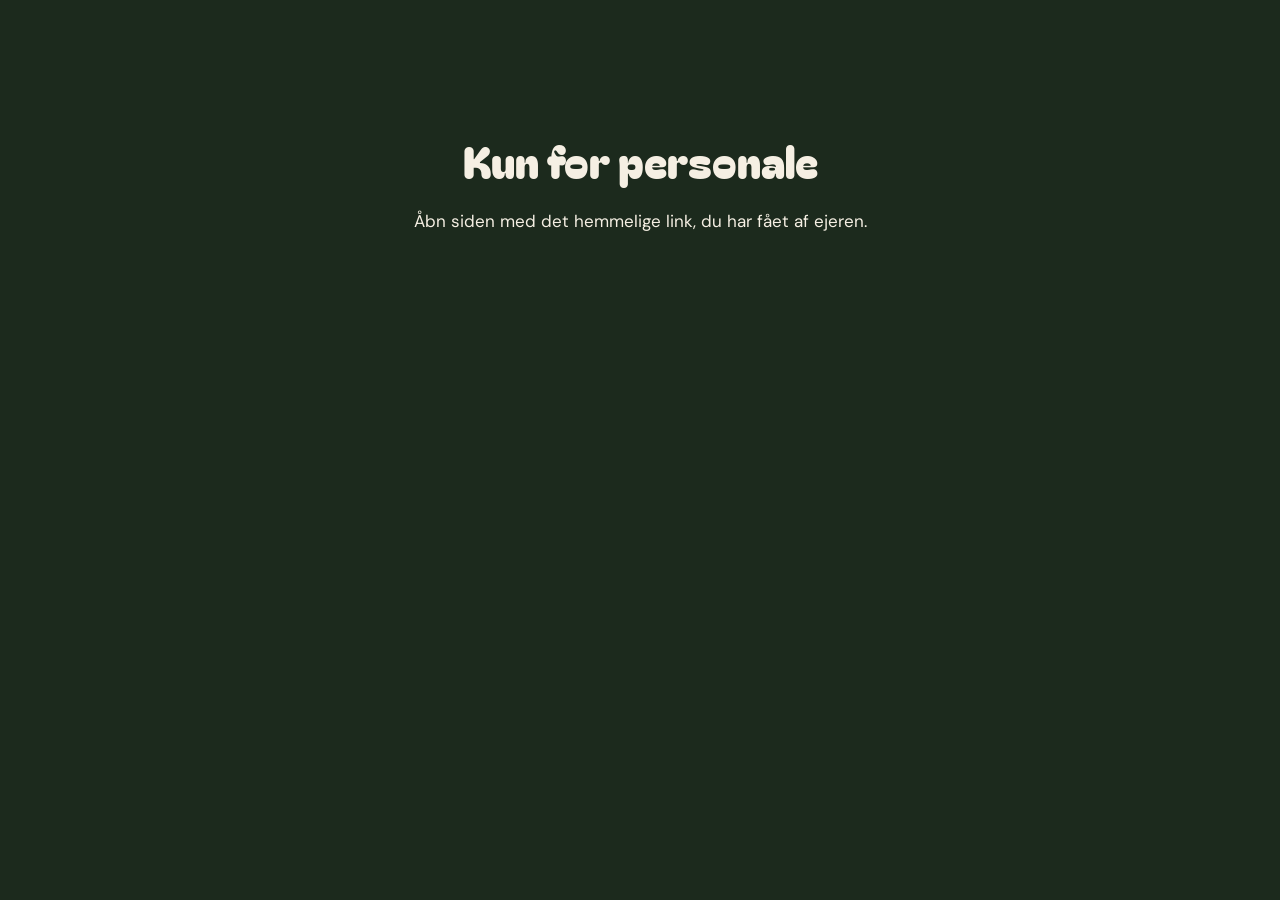
<file: personale.html>
<!doctype html>
<html lang="da">
<head>
  <meta charset="utf-8">
  <meta name="viewport" content="width=device-width, initial-scale=1">
  <meta name="robots" content="noindex, nofollow">
  <meta name="referrer" content="no-referrer">
  <title>Ordrer – Dilan's</title>
  <link rel="stylesheet" href="styles.css">
  <style>
    body { background: var(--frame); }
    [hidden] { display: none !important; }
    .wrap { padding: 18px clamp(14px, 3vw, 32px) 40px; color: var(--cream); }
    .top { display: flex; flex-wrap: wrap; align-items: center; gap: 12px 20px; margin-bottom: 18px; }
    .top h1 { font-family: var(--display); font-weight: 400; font-size: 34px; line-height: 1; }
    .top h1 span { color: var(--orange); }
    .live { display: inline-flex; align-items: center; gap: 8px; font-size: 14px; opacity: .8; }
    .live .dot.is-off { background: #c0392b; box-shadow: 0 0 0 4px rgba(192,57,43,.3); }
    .top .spacer { flex: 1; }
    .tbtn { font: inherit; font-weight: 700; font-size: 15px; border-radius: 999px; padding: 10px 18px; cursor: pointer; border: 2px solid var(--cream); background: transparent; color: var(--cream); }
    .tbtn.is-on { background: var(--green); border-color: var(--green); }
    .unlock { display: block; width: 100%; margin-bottom: 16px; font: inherit; font-weight: 700; font-size: 17px; padding: 14px 18px; border-radius: 14px; border: 0; background: var(--orange); color: #fff; cursor: pointer; animation: pulse 1.6s ease infinite; }
    @keyframes pulse { 50% { opacity: .75; } }
    .tbtn:focus-visible, .act:focus-visible { outline: 3px solid var(--orange); outline-offset: 2px; }

    .board { display: grid; grid-template-columns: repeat(3, minmax(0, 1fr)); gap: 16px; align-items: start; }
    .col h2 { display: flex; align-items: center; gap: 10px; font-size: 15px; text-transform: uppercase; letter-spacing: .1em; margin-bottom: 10px; }
    .col h2 b { background: var(--cream); color: var(--ink); border-radius: 999px; min-width: 28px; height: 28px; display: grid; place-items: center; padding: 0 8px; font-size: 14px; }
    .col--ny h2 b { background: var(--orange); color: #fff; }
    .list { display: grid; gap: 12px; }
    .empty { opacity: .5; font-size: 15px; padding: 18px; border: 1.5px dashed rgba(245,239,227,.3); border-radius: 16px; text-align: center; }

    .order { background: var(--cream); color: var(--ink); border-radius: 18px; padding: 16px; display: grid; gap: 10px; }
    .col--ny .order { box-shadow: inset 0 0 0 4px var(--orange); }
    .order.is-new { animation: flash 1.2s ease 3; }
    .o-head { display: flex; justify-content: space-between; align-items: baseline; gap: 10px; }
    .o-id { font-family: var(--display); font-size: 30px; line-height: 1; }
    .o-pick { text-align: right; font-weight: 700; font-size: 17px; }
    .o-pick small { display: block; font-weight: 500; font-size: 13px; color: var(--muted); }
    .o-who { font-size: 15px; }
    .o-who b { font-size: 17px; }
    .o-items { list-style: none; display: grid; gap: 4px; border-top: 1.5px dashed var(--cream-2); border-bottom: 1.5px dashed var(--cream-2); padding: 10px 0; font-size: 16px; }
    .o-items li { display: grid; grid-template-columns: 34px 1fr auto; gap: 8px; font-variant-numeric: tabular-nums; }
    .o-items .q { font-weight: 700; }
    .o-items .p { color: var(--muted); }
    .o-note { background: #fff1d6; border-radius: 10px; padding: 8px 10px; font-weight: 700; }
    .o-foot { display: flex; justify-content: space-between; align-items: center; gap: 10px; flex-wrap: wrap; }
    .o-total { font-family: var(--display); font-size: 24px; }
    .acts { display: flex; gap: 6px; flex-wrap: wrap; }
    .act { font: inherit; font-weight: 700; font-size: 15px; padding: 10px 16px; border-radius: 999px; border: 2px solid var(--ink); background: var(--ink); color: var(--cream); cursor: pointer; }
    .act--go { background: var(--orange); border-color: var(--orange); color: #fff; }
    .act--ghost { background: transparent; color: var(--ink); }
    .act--warn { background: #c0392b; border-color: #c0392b; color: #fff; }

    .done { margin-top: 28px; }
    .done summary { cursor: pointer; font-weight: 700; text-transform: uppercase; letter-spacing: .1em; font-size: 14px; opacity: .8; }
    .done ul { list-style: none; margin-top: 10px; display: grid; gap: 6px; }
    .done li { display: flex; gap: 12px; flex-wrap: wrap; align-items: center; background: rgba(245,239,227,.08); border-radius: 12px; padding: 10px 14px; font-size: 15px; }
    .done li .st { font-size: 12px; text-transform: uppercase; letter-spacing: .08em; border-radius: 999px; padding: 3px 8px; background: rgba(245,239,227,.15); }
    .done li button { margin-left: auto; font: inherit; font-size: 13px; background: none; border: 1.5px solid rgba(245,239,227,.4); color: var(--cream); border-radius: 999px; padding: 4px 10px; cursor: pointer; }

    .gate { max-width: 520px; margin: 12vh auto 0; text-align: center; display: grid; gap: 14px; }
    .gate h1 { font-family: var(--display); font-weight: 400; font-size: 44px; }
    .err { background: #c0392b; color: #fff; border-radius: 12px; padding: 10px 14px; font-weight: 700; margin-bottom: 14px; }

    @keyframes flash { 50% { transform: scale(1.03); box-shadow: inset 0 0 0 4px var(--orange), 0 0 0 8px rgba(239,123,38,.45); } }
    @media (max-width: 900px) { .board { grid-template-columns: 1fr; } }
    @media (prefers-reduced-motion: reduce) { .order.is-new { animation: none; } }
  </style>
</head>
<body>
  <div class="wrap">
    <div class="gate" id="gate" hidden>
      <h1>Kun for personale</h1>
      <p id="gate-msg">Åbn siden med det hemmelige link, du har fået af ejeren.</p>
    </div>

    <div id="app" hidden>
      <header class="top">
        <h1>Dilan<span>'s</span> ordrer</h1>
        <span class="live"><span class="dot" id="livedot"></span> <span id="livetext">Henter …</span></span>
        <span class="spacer"></span>
        <button class="tbtn" id="sound" type="button">Lyd til</button>
      </header>
      <button class="unlock" id="unlock" type="button" hidden>🔔 Tryk her for at aktivere lyden ved nye ordrer</button>
      <p class="err" id="err" hidden></p>

      <div class="board">
        <section class="col col--ny"><h2>Nye <b id="c-ny">0</b></h2><div class="list" id="l-ny"></div></section>
        <section class="col"><h2>I gang <b id="c-gang">0</b></h2><div class="list" id="l-gang"></div></section>
        <section class="col"><h2>Klar til afhentning <b id="c-klar">0</b></h2><div class="list" id="l-klar"></div></section>
      </div>

      <details class="done">
        <summary>Afsluttede i dag (<span id="c-done">0</span>)</summary>
        <ul id="l-done"></ul>
      </details>
    </div>
  </div>

  <script src="site-config.js"></script>
  <script>
  (function () {
    var CFG = window.DILANS_CONFIG || {};
    var KEY = decodeURIComponent((location.hash || '').slice(1));
    var $ = function (id) { return document.getElementById(id); };
    var esc = function (s) { return String(s == null ? '' : s).replace(/[&<>"]/g, function (c) { return { '&': '&amp;', '<': '&lt;', '>': '&gt;', '"': '&quot;' }[c]; }); };
    var kr = function (n) { return Number(n).toLocaleString('da-DK') + ',-'; };

    if (!CFG.supabaseUrl || !CFG.supabaseKey) {
      $('gate').hidden = false;
      $('gate-msg').textContent = 'Bestilling på hjemmesiden er ikke slået til endnu.';
      return;
    }
    if (KEY.length < 24) { $('gate').hidden = false; return; }

    // Gammel "anon"-nøgle (JWT) sendes også som Bearer; ny "publishable"-nøgle kun som apikey
    function apiHeaders() {
      var h = { 'Content-Type': 'application/json', apikey: CFG.supabaseKey };
      if (/^eyJ/.test(CFG.supabaseKey)) h.Authorization = 'Bearer ' + CFG.supabaseKey;
      return h;
    }
    function rpc(fn, body) {
      return fetch(CFG.supabaseUrl.replace(/\/$/, '') + '/rest/v1/rpc/' + fn, {
        method: 'POST',
        headers: apiHeaders(),
        body: JSON.stringify(body)
      }).then(function (r) {
        return r.text().then(function (t) {
          var b = t ? JSON.parse(t) : null;
          if (!r.ok) throw new Error(b && b.message ? b.message : 'Fejl ' + r.status);
          return b;
        });
      });
    }

    // ---------- Lyd ----------
    // Lyden er slået til fra start. Browsere tillader først lyd, når man har trykket
    // på siden én gang, så indtil da vises en bjælke, der beder om et tryk.
    var audio = null, soundOn = true;
    try { soundOn = localStorage.getItem('dilans-lyd') !== 'fra'; } catch (e) {}
    try { audio = new (window.AudioContext || window.webkitAudioContext)(); } catch (e) {}
    function audioReady() { return audio && audio.state === 'running'; }
    function showSound() {
      var btn = $('sound');
      btn.classList.toggle('is-on', soundOn);
      btn.textContent = soundOn ? 'Lyd til' : 'Lyd fra';
      btn.setAttribute('aria-pressed', soundOn ? 'true' : 'false');
      $('unlock').hidden = !soundOn || audioReady();
    }
    function unlock() {
      if (audio && audio.state === 'suspended') audio.resume().then(showSound, showSound);
      if (soundOn) keepAwake();
    }
    ['pointerdown', 'keydown', 'touchstart'].forEach(function (ev) {
      document.addEventListener(ev, unlock, { passive: true });
    });
    if (audio) audio.addEventListener('statechange', showSound);
    $('sound').addEventListener('click', function () {
      soundOn = !soundOn;
      try { localStorage.setItem('dilans-lyd', soundOn ? 'til' : 'fra'); } catch (e) {}
      if (soundOn) { unlock(); setTimeout(ding, 60); }
      showSound();
    });
    $('unlock').addEventListener('click', function () { setTimeout(ding, 60); });
    unlock();
    showSound();
    function ding() {
      if (!soundOn || !audio) return;
      [0, 0.22, 0.44].forEach(function (t, i) {
        var o = audio.createOscillator(), g = audio.createGain();
        o.frequency.value = [880, 1175, 1568][i];
        g.gain.setValueAtTime(0.0001, audio.currentTime + t);
        g.gain.exponentialRampToValueAtTime(0.4, audio.currentTime + t + 0.02);
        g.gain.exponentialRampToValueAtTime(0.0001, audio.currentTime + t + 0.35);
        o.connect(g); g.connect(audio.destination);
        o.start(audio.currentTime + t); o.stop(audio.currentTime + t + 0.4);
      });
    }
    var lock = null;
    function keepAwake() {
      if (!('wakeLock' in navigator) || lock) return;
      navigator.wakeLock.request('screen').then(function (l) { lock = l; l.addEventListener('release', function () { lock = null; }); }, function () {});
    }
    document.addEventListener('visibilitychange', function () { if (!document.hidden && soundOn) keepAwake(); });

    // ---------- Visning ----------
    var known = null, orders = [], confirmCancel = null;
    function ago(ts) {
      var m = Math.round((Date.now() - new Date(ts).getTime()) / 60000);
      if (m < 1) return 'lige nu';
      if (m < 60) return m + ' min siden';
      return Math.floor(m / 60) + ' t ' + (m % 60) + ' min siden';
    }
    function clock(ts) { var d = new Date(ts); return ('0' + d.getHours()).slice(-2) + '.' + ('0' + d.getMinutes()).slice(-2); }
    function itemLabel(it) {
      return (it.nr ? it.nr + '. ' : '') + (it.section ? it.section + ': ' : '') + (it.name || '') + (it.size ? ' (' + it.size + ')' : '');
    }
    var NEXT = {
      'ny':     [['i gang', 'Start', 'act--go'], ['annulleret', 'Annullér', 'act--ghost']],
      'i gang': [['klar', 'Klar', 'act--go'], ['ny', 'Tilbage', 'act--ghost']],
      'klar':   [['afhentet', 'Afhentet', 'act--go'], ['i gang', 'Tilbage', 'act--ghost']]
    };
    function card(o, fresh) {
      var items = (o.items || []).map(function (it) {
        return '<li><span class="q">' + esc(it.qty) + ' ×</span><span>' + esc(itemLabel(it)) + '</span><span class="p">' + kr((it.price || 0) * (it.qty || 1)) + '</span></li>';
      }).join('');
      var acts = (NEXT[o.status] || []).map(function (a) {
        var warn = a[0] === 'annulleret' && confirmCancel === o.id;
        return '<button class="act ' + (warn ? 'act--warn' : a[2]) + '" data-id="' + o.id + '" data-to="' + a[0] + '">' + (warn ? 'Tryk igen for at annullere' : a[1]) + '</button>';
      }).join('');
      return '<article class="order' + (fresh ? ' is-new' : '') + '">' +
        '<div class="o-head"><span class="o-id">#' + o.id + '</span>' +
        '<span class="o-pick">' + esc(o.pickup) + '<small>Bestilt kl. ' + clock(o.created_at) + ' · ' + ago(o.created_at) + '</small></span></div>' +
        '<div class="o-who"><b>' + esc(o.name) + '</b> · ' + esc(o.phone) + '</div>' +
        '<ul class="o-items">' + items + '</ul>' +
        (o.note ? '<div class="o-note">' + esc(o.note) + '</div>' : '') +
        '<div class="o-foot"><span class="o-total">' + kr(o.total) + '</span><div class="acts">' + acts + '</div></div>' +
        '</article>';
    }
    function draw(freshIds) {
      var groups = { 'ny': [], 'i gang': [], 'klar': [], done: [] };
      orders.forEach(function (o) { (groups[o.status] || groups.done).push(o); });
      // Ældste først i de aktive kolonner
      ['ny', 'i gang', 'klar'].forEach(function (s) { groups[s].sort(function (a, b) { return a.id - b.id; }); });
      [['ny', 'ny'], ['i gang', 'gang'], ['klar', 'klar']].forEach(function (p) {
        var list = groups[p[0]];
        $('c-' + p[1]).textContent = list.length;
        $('l-' + p[1]).innerHTML = list.length ? list.map(function (o) { return card(o, freshIds.indexOf(o.id) !== -1); }).join('') : '<p class="empty">Ingen ordrer</p>';
      });
      $('c-done').textContent = groups.done.length;
      $('l-done').innerHTML = groups.done.map(function (o) {
        return '<li><b>#' + o.id + '</b> ' + esc(o.name) + ' · ' + kr(o.total) + ' <span class="st">' + esc(o.status) + '</span>' +
          '<button data-id="' + o.id + '" data-to="klar">Fortryd</button></li>';
      }).join('');
      var n = groups['ny'].length;
      document.title = (n ? '(' + n + ') ' : '') + "Ordrer – Dilan's";
    }

    function load() {
      return rpc('staff_orders', { p_key: KEY, p_hours: 18 }).then(function (list) {
        orders = list || [];
        var ids = orders.map(function (o) { return o.id; });
        var fresh = known ? ids.filter(function (id) { return known.indexOf(id) === -1; }) : [];
        known = ids;
        draw(fresh);
        if (fresh.length) ding();
        $('err').hidden = true;
        $('livedot').classList.remove('is-off');
        var d = new Date();
        $('livetext').textContent = 'Opdateret kl. ' + ('0' + d.getHours()).slice(-2) + '.' + ('0' + d.getMinutes()).slice(-2) + '.' + ('0' + d.getSeconds()).slice(-2);
        $('app').hidden = false;
      }).catch(function (e) {
        if (/Adgang/.test(e.message)) {
          $('app').hidden = true; $('gate').hidden = false;
          $('gate-msg').textContent = 'Linket er ikke gyldigt. Bed ejeren om det nye link.';
          stop = true; return;
        }
        $('app').hidden = false;
        $('livedot').classList.add('is-off');
        $('livetext').textContent = 'Ingen forbindelse, prøver igen …';
      });
    }

    document.addEventListener('click', function (e) {
      var b = e.target.closest('button[data-to]');
      if (!b) return;
      var id = Number(b.dataset.id), to = b.dataset.to;
      if (to === 'annulleret' && confirmCancel !== id) { confirmCancel = id; draw([]); return; }
      confirmCancel = null;
      var o = orders.filter(function (x) { return x.id === id; })[0];
      if (o) { o.status = to; draw([]); }
      rpc('staff_set_status', { p_key: KEY, p_id: id, p_status: to }).catch(function (err) {
        $('err').textContent = 'Kunne ikke gemme ændringen: ' + err.message; $('err').hidden = false;
      }).then(load);
    });

    var stop = false;
    (function tick() { if (stop) return; load().then(function () { setTimeout(tick, 7000); }); })();
    setInterval(function () { if (!stop && orders.length) draw([]); }, 30000); // opdater "x min siden"
  })();
  </script>
</body>
</html>
</file>
<file: styles.css>
/* Dilan's Pizzeria & Café – forside */

/* Skrifttyper er indlejret (ingen opslag hos Google, hensyn til GDPR, og siden virker også åbnet direkte fra en mappe) */
@font-face {
  font-family: "Bagel Fat One";
  src: url("[data-uri]") format("woff2");
  font-weight: 400; font-display: swap;
}
@font-face {
  font-family: "DM Sans";
  src: url("[data-uri]") format("woff2");
  font-weight: 100 1000; font-display: swap;
}

:root {
  --frame: #1c2a1d;      /* mørkegrøn ramme */
  --cream: #f5efe3;      /* baggrund */
  --cream-2: #ebe2d0;
  --ink: #1c2a1d;
  --orange: #ef7b26;     /* logo-orange */
  --orange-soft: #f8a868;
  --green: #79b53a;      /* logo-grøn */
  --muted: #5d6658;
  --radius: 22px;
  --display: "Bagel Fat One", "Cooper Black", system-ui, sans-serif;
  --body: "DM Sans", system-ui, -apple-system, Segoe UI, sans-serif;
}

* { box-sizing: border-box; margin: 0; padding: 0; }
html { scroll-behavior: smooth; }
body {
  background: var(--frame);
  color: var(--ink);
  font-family: var(--body);
  font-size: 17px;
  line-height: 1.55;
  -webkit-font-smoothing: antialiased;
  overflow-x: hidden;
}
img { display: block; max-width: 100%; }
a { color: inherit; }

.frame {
  margin: 14px;
  background: var(--cream);
  border-radius: 28px;
  overflow: hidden;
  overflow: clip; /* clip i stedet for hidden, så sticky virker */
}

.display { font-family: var(--display); font-weight: 400; line-height: .95; letter-spacing: -.01em; }
.o { color: var(--orange); }
.g { color: var(--green); }

/* Knapper */
.btn {
  font-family: inherit; cursor: pointer;
  display: inline-flex; align-items: center; justify-content: center;
  padding: 14px 26px; border-radius: 999px;
  font-weight: 700; text-decoration: none; font-size: 16px;
  border: 2px solid var(--ink);
  transition: transform .2s ease, background .2s ease, color .2s ease;
}
.btn:hover { transform: translateY(-2px); }
.btn--orange { background: var(--orange); border-color: var(--orange); color: #fff; }
.btn--orange:hover { background: var(--ink); border-color: var(--ink); }
.btn--ghost { background: transparent; }
.btn--ghost:hover { background: var(--ink); color: var(--cream); }

.pill {
  display: inline-block; padding: 6px 14px; border-radius: 999px;
  font-size: 13px; font-weight: 700; text-transform: uppercase; letter-spacing: .06em; color: #fff;
}
.pill--orange { background: var(--orange); }
.pill--green { background: var(--green); }

/* Nav */
.nav {
  display: flex; align-items: center; gap: 12px 20px;
  padding: 22px clamp(18px, 4vw, 48px);
  position: relative; z-index: 5;
}
.nav__logo { text-decoration: none; display: flex; flex-direction: column; line-height: 1; }
.logo-word { font-family: var(--display); font-size: 30px; color: var(--green); }
.nav__logo small { font-weight: 700; font-size: 11px; letter-spacing: .14em; text-transform: uppercase; color: var(--orange); margin-top: 4px; }
.nav__links { display: flex; gap: 8px; margin-left: auto; }
.nav__links a {
  text-decoration: none; font-weight: 500; font-size: 15px;
  padding: 7px 16px; border: 1.5px solid var(--ink); border-radius: 999px;
  transition: background .2s, color .2s;
}
.nav__links a:hover { background: var(--ink); color: var(--cream); }
.nav__cta { padding: 11px 22px; font-size: 15px; }

/* Hero */
.hero { position: relative; padding: 0 clamp(18px, 4vw, 48px) 56px; text-align: center; }
.hero__title { margin-top: 10px; }
.hero__word {
  display: block; font-family: var(--display); font-weight: 400;
  font-size: clamp(88px, 21vw, 330px); line-height: .85; color: var(--ink);
  letter-spacing: -.02em;
  animation: rise 1s cubic-bezier(.2,.8,.2,1) both;
}
.hero__stage { position: relative; height: clamp(240px, 34vw, 480px); margin-top: clamp(-200px, -16vw, -70px); pointer-events: none; }
.hero__blob {
  position: absolute; left: 50%; bottom: 0; transform: translateX(-50%);
  width: clamp(280px, 46vw, 680px); height: clamp(70px, 9vw, 130px);
  background: var(--orange); border-radius: 50%;
  animation: grow 1s .2s cubic-bezier(.2,.8,.2,1) both;
}
.hero__pizza {
  position: absolute; left: 50%; bottom: clamp(18px, 3vw, 40px);
  width: clamp(240px, 36vw, 540px);
  margin-left: calc(clamp(240px, 36vw, 540px) / -2);
  filter: drop-shadow(0 30px 30px rgba(28,42,29,.35));
  animation: drop 1.1s .3s cubic-bezier(.2,.9,.25,1.15) both;
}
.badge {
  position: absolute; width: clamp(96px, 11vw, 150px); aspect-ratio: 1;
  background: var(--green); border-radius: 50%; color: #fff;
  display: grid; place-items: center;
}
.badge svg { position: absolute; inset: 0; width: 100%; height: 100%; animation: spin 14s linear infinite; }
.badge text { font-family: var(--body); font-weight: 700; font-size: 17px; letter-spacing: .12em; fill: #fff; }
.badge__center { font-family: var(--display); font-size: clamp(28px, 3vw, 42px); }
.hero__badge { right: clamp(4px, 14vw, 260px); top: 6%; }

.hero__bottom { position: relative; display: grid; gap: 20px; justify-items: center; margin-top: 26px; }
.hero__lead { font-size: clamp(18px, 1.6vw, 22px); max-width: 560px; }
.hero__actions { display: flex; gap: 12px; flex-wrap: wrap; justify-content: center; }
.hero__hours { font-weight: 700; font-size: 14px; display: inline-flex; align-items: center; gap: 8px; color: var(--muted); }
.dot { width: 9px; height: 9px; border-radius: 50%; background: var(--green); box-shadow: 0 0 0 4px rgba(121,181,58,.25); }

/* Marquee */
.marquee { position: relative; background: var(--frame); color: var(--cream); padding: 34px 0; overflow: hidden; }
.marquee__row {
  display: flex; gap: .5em; white-space: nowrap; width: max-content;
  font-family: var(--display); font-size: clamp(40px, 6.4vw, 92px); line-height: 1.12;
  will-change: transform;
}
.marquee__row span { padding-right: .35em; }
.marquee__pizza {
  position: absolute; width: clamp(120px, 14vw, 210px); right: 12%; top: 50%; margin-top: calc(clamp(120px, 14vw, 210px) / -2);
  filter: drop-shadow(0 18px 20px rgba(0,0,0,.45));
}

/* Sektioner */
.section { padding: clamp(64px, 9vw, 130px) clamp(18px, 4vw, 48px); }
.section__head { display: grid; grid-template-columns: 1.2fr 1fr; gap: 32px; align-items: end; margin-bottom: 44px; }
.section__head h2, .ways h2, .baked h2, .find h2, .lunch h2 { font-size: clamp(50px, 7.4vw, 112px); }
.section__head p { color: var(--muted); max-width: 420px; }

/* Menukort */
.cards { display: grid; grid-template-columns: repeat(4, 1fr); gap: 18px; }
.card {
  position: relative; background: #fff; border: 2px solid var(--ink); border-radius: var(--radius);
  padding: 26px 22px 22px; display: flex; flex-direction: column; gap: 8px;
  transition: transform .3s ease, box-shadow .3s ease;
}
.card:hover { transform: translateY(-6px) rotate(-1deg); box-shadow: 8px 10px 0 var(--ink); }
.card__nr {
  width: 46px; height: 46px; border-radius: 50%; background: var(--cream-2);
  display: grid; place-items: center; font-family: var(--display); font-size: 20px; margin-bottom: 8px;
}
.card h3 { font-family: var(--display); font-weight: 400; font-size: 30px; line-height: 1; }
.card p { color: var(--muted); font-size: 15px; flex: 1; }
.card__prices { display: grid; grid-template-columns: repeat(3, 1fr); gap: 6px; margin-top: 12px; }
.card__prices div { background: var(--ink); color: var(--cream); border-radius: 12px; padding: 8px 4px; text-align: center; }
.card__prices dt { font-size: 11px; text-transform: uppercase; letter-spacing: .08em; opacity: .7; }
.card__prices dd { font-weight: 700; }
.card__tag {
  position: absolute; top: -16px; right: -10px; transform: rotate(12deg);
  background: var(--orange); color: #fff; font-weight: 700; font-size: 13px;
  padding: 8px 14px; border-radius: 999px;
}
.menu__more { margin-top: 34px; text-align: center; color: var(--muted); }
.menu__more a { color: var(--ink); font-weight: 700; text-decoration-thickness: 2px; text-underline-offset: 4px; margin-left: 6px; }

/* Takeaway / spis her */
.ways { padding-top: 0; }
.ways h2 { margin-bottom: 44px; }
.ways__grid { display: grid; grid-template-columns: 1fr 1fr; gap: 22px; }
.way { border: 2px solid var(--ink); border-radius: var(--radius); overflow: hidden; background: #fff; }
.way__img { aspect-ratio: 4 / 3; overflow: hidden; }
.way__img img { width: 100%; height: 100%; object-fit: cover; transition: transform .6s ease; }
.way:hover .way__img img { transform: scale(1.05); }
.way__body { padding: 26px; display: grid; gap: 10px; justify-items: start; }
.way h3 { font-family: var(--display); font-weight: 400; font-size: 34px; line-height: 1; }
.way p { color: var(--muted); }
.way p a { color: var(--orange); font-weight: 700; }
.way__cta { margin-top: 4px; }
.way .note { color: var(--ink); font-weight: 700; font-size: 15px; }

/* Frokost */
.lunch { background: var(--frame); color: var(--cream); padding: clamp(64px, 9vw, 120px) clamp(18px, 4vw, 48px); }
.lunch__inner { display: grid; grid-template-columns: 1.1fr 1fr; gap: 40px; align-items: center; }
.lunch h2 { margin: 16px 0 30px; color: var(--cream); }
.lunch__list { list-style: none; display: grid; }
.lunch__list li {
  display: flex; justify-content: space-between; align-items: baseline; gap: 16px;
  padding: 14px 0; border-bottom: 1.5px dashed rgba(245,239,227,.25);
}
.lunch__list span { font-weight: 700; font-size: 19px; }
.lunch__list small { display: block; font-weight: 400; font-size: 14px; opacity: .65; }
.lunch__cta { margin-top: 28px; }
.lunch__list b { font-family: var(--display); font-weight: 400; font-size: 28px; color: var(--orange-soft); }
.lunch__visual { position: relative; height: 420px; perspective: 900px; }
.box {
  position: absolute; left: 50%; top: 32%; width: min(300px, 70vw); aspect-ratio: 1;
  margin-left: calc(min(300px, 70vw) / -2); margin-top: calc(min(300px, 70vw) / -2);
  transform-style: preserve-3d; will-change: transform;
}
.box__lid {
  position: absolute; inset: 0; border-radius: 10px;
  background: var(--cream);
  box-shadow: inset 0 0 0 10px var(--cream-2), 0 14px 0 #c9bea8;
  display: grid; place-items: center;
}
.box__lid::before {
  content: ""; position: absolute; inset: 18%; border-radius: 50%; background: var(--orange); opacity: .95;
}
.box__lid span { position: relative; font-family: var(--display); font-size: clamp(42px, 5vw, 60px); color: var(--frame); transform: rotate(-10deg); }
.lunch__shadow {
  position: absolute; left: 50%; bottom: 10px; transform: translateX(-50%);
  width: 76%; height: 70px; background: var(--cream); opacity: .9; border-radius: 50%;
}

/* Bagt her */
.baked__grid { display: grid; grid-template-columns: 1fr 1fr; gap: 48px; align-items: center; }
.baked__img { border-radius: var(--radius); overflow: hidden; border: 2px solid var(--ink); }
.baked__img img { width: 100%; aspect-ratio: 3/2; object-fit: cover; object-position: center; transform: scale(1.15); will-change: transform; }
.baked__pizza { display: block; width: min(320px, 70%); margin: 36px auto 0; filter: drop-shadow(0 22px 24px rgba(28,42,29,.3)); }
.baked__side p { color: var(--muted); max-width: 420px; margin-top: 20px; }

/* Find os */
.find { display: grid; grid-template-columns: 1.2fr 1fr; gap: 48px; align-items: center; padding-top: 0; }
.find__img { border-radius: var(--radius); overflow: hidden; border: 2px solid var(--ink); }
.find__img img { width: 100%; aspect-ratio: 4/3; object-fit: cover; }
.find__list { display: grid; gap: 18px; margin: 30px 0 34px; }
.find__list div { display: grid; grid-template-columns: 110px 1fr; gap: 12px; padding-bottom: 18px; border-bottom: 1.5px solid var(--cream-2); }
.find__list dt { font-weight: 700; text-transform: uppercase; font-size: 13px; letter-spacing: .1em; color: var(--muted); padding-top: 4px; }
.find__list dd { font-size: 20px; font-weight: 500; }
.find__list a { text-decoration: none; }
.find__list a:hover { color: var(--orange); }

/* Footer */
.footer { padding: 30px clamp(18px, 4vw, 48px) 26px; border-top: 2px solid var(--ink); }
.footer__big { position: relative; text-align: center; padding-top: 30px; }
.footer__word { position: relative; z-index: 1; display: block; font-family: var(--display); font-size: clamp(88px, 22vw, 340px); line-height: .85; }
.footer__blob {
  position: absolute; left: 50%; top: 0; transform: translateX(-50%);
  width: clamp(160px, 22vw, 320px); height: clamp(40px, 5vw, 70px); background: var(--orange); border-radius: 50%;
}
.footer__pizza {
  position: absolute; z-index: 2; width: clamp(90px, 13vw, 200px);
  right: 6%; bottom: -6%; filter: drop-shadow(0 16px 18px rgba(28,42,29,.35));
}
.footer__slogan { font-size: clamp(28px, 4vw, 56px); margin: 22px 0 40px; text-align: center; }
.footer__cols { display: grid; grid-template-columns: repeat(3, 1fr); gap: 24px; font-size: 15px; padding: 28px 0; border-top: 1.5px solid var(--cream-2); }
.footer__cols a { text-decoration: none; color: var(--orange); font-weight: 700; }
.footer__copy { font-size: 13px; color: var(--muted); text-align: right; }

/* Fast ring-knap på mobil */
.call-fab {
  position: fixed; right: 16px; bottom: 16px; z-index: 20; display: none;
  background: var(--orange); color: #fff; text-decoration: none; font-weight: 700;
  padding: 14px 20px; border-radius: 999px; box-shadow: 0 10px 24px rgba(0,0,0,.25);
}

/* Animationer */
.reveal { opacity: 0; transform: translateY(40px); transition: opacity .8s ease, transform .8s cubic-bezier(.2,.8,.2,1); }
.reveal.is-in { opacity: 1; transform: none; }
.cards .card:nth-child(2) { transition-delay: .08s; }
.cards .card:nth-child(3) { transition-delay: .16s; }
.cards .card:nth-child(4) { transition-delay: .24s; }

@keyframes spin { to { transform: rotate(360deg); } }
@keyframes rise { from { opacity: 0; transform: translateY(60px) scale(.96); } }
@keyframes grow { from { transform: translateX(-50%) scale(0); } }
@keyframes drop { from { opacity: 0; transform: translateY(-140px) rotate(-90deg) scale(.7); } }

@media (prefers-reduced-motion: reduce) {
  *, *::before, *::after { animation: none !important; transition: none !important; }
  .reveal { opacity: 1; transform: none; }
}

/* Responsivt */
@media (max-width: 1000px) {
  .cards { grid-template-columns: repeat(2, 1fr); }
  .section__head { grid-template-columns: 1fr; }
}
@media (max-width: 760px) {
  .frame { margin: 8px; border-radius: 20px; }
  .nav__links { display: none; }
  .nav__cta { margin-left: auto; }
  .ways__grid, .lunch__inner, .find, .baked__grid { grid-template-columns: 1fr; }
  .lunch__visual { height: 300px; }
  .footer__cols { grid-template-columns: 1fr; }
  .footer__copy { text-align: left; }
  .call-fab { display: inline-block; }
  .hero__stage { margin-top: -18px; height: 270px; }
  .hero__pizza { width: 240px; margin-left: -120px; }
  .hero__badge { right: 0; top: -10%; width: 84px; }
  .footer__pizza { width: 64px; right: 0; bottom: auto; top: 0; }
  .box { width: 220px; margin-left: -110px; margin-top: -110px; }
}
@media (max-width: 480px) {
  .cards { grid-template-columns: 1fr; }
}
</file>
<file: menu.css>
/* Dilan's – menu- og bestillingsside (bygger på styles.css) */

[hidden] { display: none !important; }
.sr-only { position: absolute; width: 1px; height: 1px; overflow: hidden; clip: rect(0 0 0 0); white-space: nowrap; }
.nav__links a[aria-current="page"] { background: var(--ink); color: var(--cream); }

/* Hero */
.mhero {
  position: relative; padding: 10px clamp(18px, 4vw, 48px) 40px;
  display: grid; grid-template-columns: 1fr auto; align-items: end; gap: 24px;
}
.mhero__title {
  font-family: var(--display); font-weight: 400; line-height: .85; letter-spacing: -.02em;
  font-size: clamp(84px, 17vw, 260px);
  animation: rise 1s cubic-bezier(.2,.8,.2,1) both;
}
.mhero__pizza {
  width: clamp(120px, 18vw, 260px);
  filter: drop-shadow(0 20px 22px rgba(28,42,29,.3));
  animation: drop 1.1s .2s cubic-bezier(.2,.9,.25,1.15) both;
}
.mhero__info { grid-column: 1 / -1; display: flex; flex-wrap: wrap; gap: 12px 32px; align-items: center; justify-content: space-between; }
.mhero__info p:first-child { max-width: 560px; font-size: 18px; }

/* Kategori-bjælke */
.catbar {
  position: sticky; top: 0; z-index: 15;
  background: var(--frame); color: var(--cream);
}
.catbar__inner {
  display: flex; gap: 14px; align-items: center;
  padding: 12px clamp(18px, 4vw, 48px);
}
.search input {
  width: 230px; max-width: 100%;
  font: inherit; font-size: 15px; color: var(--ink);
  background: var(--cream); border: 0; border-radius: 999px; padding: 10px 16px;
}
.search input:focus { outline: 3px solid var(--orange); outline-offset: 1px; }
.catbar__links { display: flex; gap: 6px; overflow-x: auto; scrollbar-width: none; flex: 1; min-width: 0; }
.catbar__links::-webkit-scrollbar { display: none; }
.catbar__links a {
  flex: none; text-decoration: none; font-weight: 500; font-size: 14px;
  padding: 8px 14px; border-radius: 999px; border: 1.5px solid rgba(245,239,227,.35);
  transition: background .2s, border-color .2s, color .2s;
}
.catbar__links a:hover { border-color: var(--cream); }
.catbar__links a.is-active { background: var(--orange); border-color: var(--orange); color: #fff; }

/* Menu */
.menu-list { padding: 20px clamp(18px, 4vw, 48px) 80px; display: grid; gap: 20px; }
.msec { padding-top: 46px; scroll-margin-top: 70px; }
.msec__head { display: flex; flex-wrap: wrap; align-items: baseline; gap: 6px 20px; margin-bottom: 18px; }
.msec__head h2 { font-size: clamp(42px, 6vw, 84px); }
.msec__head p { color: var(--muted); }
.msec--frokost { background: var(--frame); color: var(--cream); border-radius: var(--radius); padding: 34px clamp(18px, 3vw, 36px) 26px; margin-top: 30px; }
.msec--frokost .msec__head p { color: var(--orange-soft); font-weight: 700; }
.msec--frokost .dish { border-color: rgba(245,239,227,.18); }
.msec--frokost .dish__desc { color: rgba(245,239,227,.7); }
.msec--frokost .price { border-color: rgba(245,239,227,.5); color: var(--cream); }

.dishes { list-style: none; display: grid; grid-template-columns: 1fr 1fr; column-gap: 40px; }
.dish {
  display: grid; grid-template-columns: 48px 1fr; gap: 4px 14px;
  padding: 16px 0; border-bottom: 1.5px dashed var(--cream-2);
}
.dish__nr {
  grid-row: span 2; width: 44px; height: 44px; border-radius: 50%;
  display: grid; place-items: center; background: var(--cream-2); color: var(--ink);
  font-family: var(--display); font-size: 16px;
}
.dish--plain { grid-template-columns: 1fr; }
.dish--plain .dish__nr { display: none; }
.dish--plain .dish__prices { grid-column: 1; }
.dish__main { min-width: 0; }
.dish__name { font-family: var(--display); font-weight: 400; font-size: 22px; line-height: 1.1; }
.dish__tag { font-family: var(--body); font-size: 11px; font-weight: 700; text-transform: uppercase; letter-spacing: .08em; background: var(--orange); color: #fff; border-radius: 999px; padding: 3px 8px; margin-left: 6px; vertical-align: 3px; }
.dish__desc { color: var(--muted); font-size: 15px; line-height: 1.4; margin-top: 2px; }
.dish__prices { grid-column: 2; display: flex; flex-wrap: wrap; gap: 6px; margin-top: 8px; }

.price {
  display: inline-flex; align-items: center; gap: 6px;
  font: inherit; font-size: 14px; font-weight: 700; color: var(--ink);
  background: transparent; border: 1.5px solid var(--ink); border-radius: 999px;
  padding: 6px 12px 6px 14px; cursor: pointer;
  transition: background .15s, color .15s, transform .15s;
  font-variant-numeric: tabular-nums;
}
.price small { font-weight: 500; opacity: .7; font-size: 12px; text-transform: uppercase; letter-spacing: .04em; }
.price::after {
  content: "+"; display: grid; place-items: center; width: 20px; height: 20px; border-radius: 50%;
  background: var(--orange); color: #fff; font-size: 15px; line-height: 1;
}
.price:hover { background: var(--ink); color: var(--cream); }
.price:active { transform: scale(.94); }
.price:focus-visible, .cartbtn:focus-visible, .cart button:focus-visible { outline: 3px solid var(--orange); outline-offset: 2px; }
.price.is-added { animation: pop .45s ease; }
.menu-empty { text-align: center; padding: 40px 16px 80px; color: var(--muted); }

/* Kurv-knap */
.cartbtn {
  position: fixed; z-index: 30; right: 16px; bottom: 16px;
  display: inline-flex; align-items: center; gap: 12px;
  background: var(--orange); color: #fff; border: 0; border-radius: 999px;
  font: inherit; font-weight: 700; padding: 10px 22px 10px 10px; cursor: pointer;
  box-shadow: 0 12px 28px rgba(28,42,29,.35);
  animation: rise .4s ease both;
}
.cartbtn__count {
  min-width: 34px; height: 34px; border-radius: 999px; background: var(--frame); color: var(--cream);
  display: grid; place-items: center; padding: 0 8px; font-variant-numeric: tabular-nums;
}
.cartbtn.is-bump { animation: pop .45s ease; }

/* Kurv-skuffe */
.scrim { position: fixed; inset: 0; background: rgba(28,42,29,.5); z-index: 40; }
.cart {
  position: fixed; z-index: 50; top: 0; right: 0; bottom: 0;
  width: min(440px, 100%); background: var(--cream); color: var(--ink);
  display: flex; flex-direction: column; overflow-y: auto;
  padding: 22px 24px 28px;
  transform: translateX(105%); transition: transform .35s cubic-bezier(.2,.8,.2,1);
  box-shadow: -20px 0 40px rgba(28,42,29,.25);
}
.cart.is-open { transform: none; }
.cart__head { display: flex; justify-content: space-between; align-items: center; margin-bottom: 14px; }
.cart__head h2 { font-size: 40px; }
.cart__close { width: 42px; height: 42px; border-radius: 50%; border: 1.5px solid var(--ink); background: transparent; font-size: 16px; cursor: pointer; color: var(--ink); }
.cart__items { list-style: none; display: grid; }
.citem { display: grid; grid-template-columns: 1fr auto; gap: 2px 12px; padding: 12px 0; border-bottom: 1.5px dashed var(--cream-2); }
.citem__name { font-weight: 700; }
.citem__meta { color: var(--muted); font-size: 14px; }
.citem__price { font-weight: 700; text-align: right; font-variant-numeric: tabular-nums; }
.qty { display: inline-flex; align-items: center; gap: 10px; margin-top: 6px; }
.qty button { width: 30px; height: 30px; border-radius: 50%; border: 1.5px solid var(--ink); background: transparent; font-size: 16px; line-height: 1; cursor: pointer; color: var(--ink); }
.qty span { min-width: 18px; text-align: center; font-weight: 700; font-variant-numeric: tabular-nums; }
.cart__empty { color: var(--muted); padding: 20px 0; }
.cart__sum { display: flex; justify-content: space-between; align-items: baseline; padding: 16px 0 6px; }
.cart__sum span { font-weight: 700; text-transform: uppercase; letter-spacing: .08em; font-size: 13px; color: var(--muted); }
.cart__sum b { font-family: var(--display); font-weight: 400; font-size: 34px; }

.cart__form { display: grid; gap: 12px; margin-top: 10px; }
.field { display: grid; gap: 4px; }
.field label { font-size: 13px; font-weight: 700; text-transform: uppercase; letter-spacing: .06em; }
.field small { text-transform: none; letter-spacing: 0; font-weight: 400; color: var(--muted); }
.field input, .field select, .field textarea {
  font: inherit; font-size: 16px; color: var(--ink); background: #fff;
  border: 1.5px solid var(--ink); border-radius: 12px; padding: 10px 12px; width: 100%;
}
.field input:focus, .field select:focus, .field textarea:focus { outline: 3px solid var(--orange); outline-offset: 1px; }
.form-error { color: #b4361b; font-weight: 700; font-size: 14px; }
.cart__go { width: 100%; margin-top: 4px; }
.cart__go:disabled { opacity: .45; cursor: not-allowed; transform: none; }
.cart__fine { font-size: 13px; color: var(--muted); text-align: center; }

.done__lead { font-size: 18px; margin-bottom: 14px; }
.done__call { width: 100%; font-size: 20px; padding: 16px; }
.done__summary {
  white-space: pre-wrap; font-family: var(--body); font-size: 15px; line-height: 1.6;
  background: #fff; border: 1.5px solid var(--ink); border-radius: 16px; padding: 16px; margin: 16px 0;
  font-variant-numeric: tabular-nums;
}
.done__actions { display: flex; gap: 8px; flex-wrap: wrap; }
.done__actions .btn { flex: 1; padding: 11px 16px; font-size: 15px; }
.sent__badge { width: 64px; height: 64px; border-radius: 50%; background: var(--green); color: #fff; display: grid; place-items: center; font-size: 32px; font-weight: 700; margin-bottom: 14px; animation: pop .5s ease; }
.sent__title { font-size: 40px; margin-bottom: 10px; }
.sent__facts { display: grid; gap: 10px; margin: 18px 0; padding: 16px; background: #fff; border: 1.5px solid var(--ink); border-radius: 16px; }
.sent__facts div { display: grid; grid-template-columns: 100px 1fr; gap: 10px; }
.sent__facts dt { font-size: 12px; font-weight: 700; text-transform: uppercase; letter-spacing: .08em; color: var(--muted); padding-top: 3px; }
.sent__facts dd { font-weight: 700; }
.sent__new { width: 100%; margin-top: 16px; }
.done__clear { margin-top: 18px; background: none; border: 0; font: inherit; color: var(--muted); text-decoration: underline; cursor: pointer; }

.toast {
  position: fixed; left: 50%; bottom: 84px; z-index: 60;
  transform: translate(-50%, 20px); opacity: 0; pointer-events: none;
  background: var(--frame); color: var(--cream); font-weight: 700; font-size: 15px;
  padding: 10px 18px; border-radius: 999px; transition: opacity .25s, transform .25s;
  width: max-content; max-width: calc(100% - 32px); text-align: center;
}
.toast.is-on { opacity: 1; transform: translate(-50%, 0); }

@keyframes pop { 40% { transform: scale(1.12); } }

@media (max-width: 900px) {
  .dishes { grid-template-columns: 1fr; }
}
@media (max-width: 760px) {
  .catbar__inner { flex-direction: column; align-items: stretch; gap: 10px; }
  .search input { width: 100%; }
  .mhero { grid-template-columns: 1fr; }
  .mhero__pizza { display: none; }
  .mhero__title { font-size: 21vw; }
  .menu-page .footer__cols { grid-template-columns: 1fr; }
}
</file>
